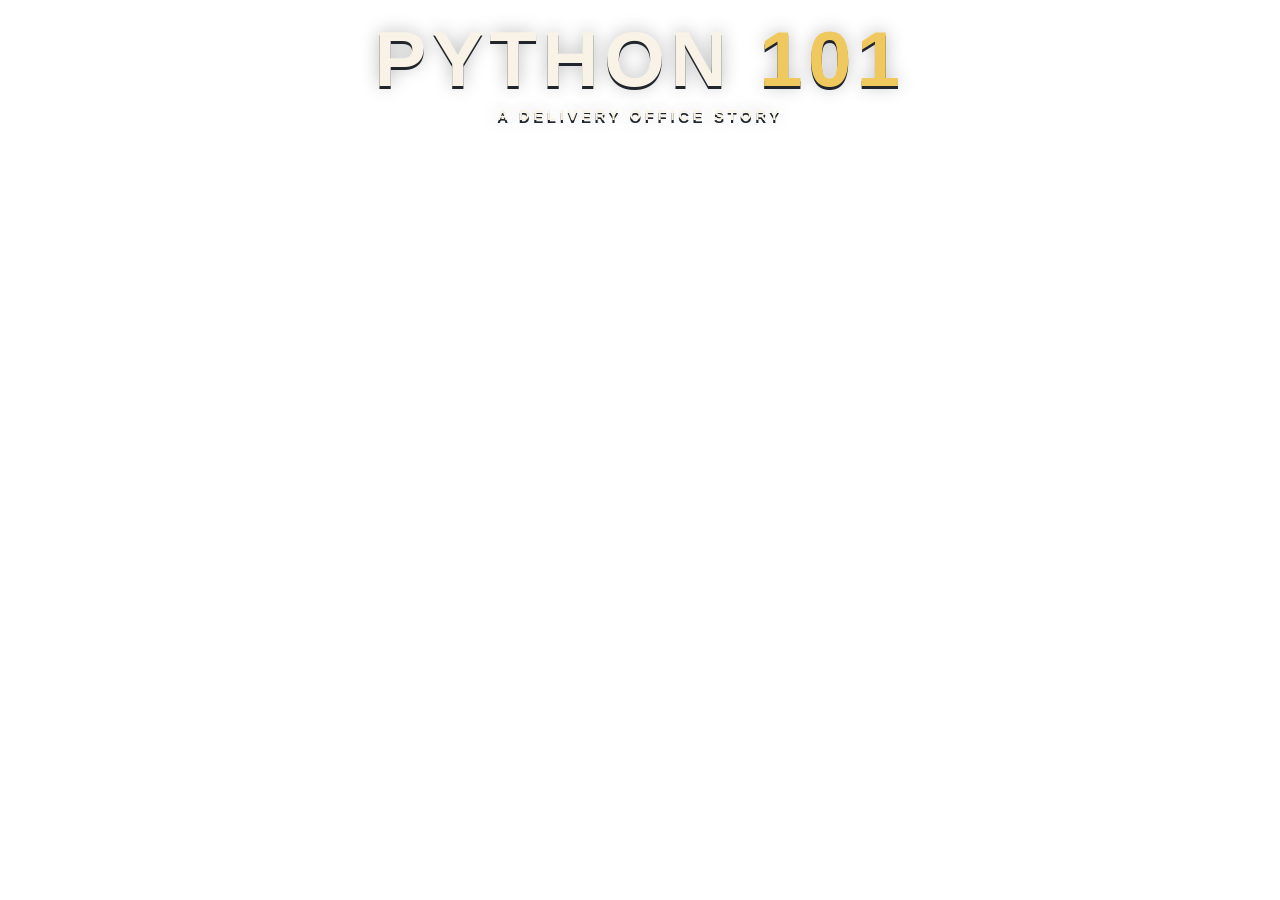
<file: index.html>
<!DOCTYPE html>
<html lang="en">
    <head>
      <meta charset="utf-8" />
      <meta name="viewport" content="width=device-width, initial-scale=1.0, maximum-scale=1.0, user-scalable=no, viewport-fit=cover" />
      <meta http-equiv="X-UA-Compatible" content="IE=edge,chrome=1" />
      <link rel="icon" type="image/png" sizes="32x32" href="assets/favicon32-BC0QIL61.png">
      <link rel="icon" type="image/png" sizes="16x16" href="assets/favicon16-B6JSd80n.png">
      <meta name="description" content="A story-driven Python 101 course on a small planet. Five quests. Thirteen shifts.">
      <title>Messenger Lab: Python 101</title>

      <meta name="twitter:card" content="summary_large_image">
      <meta name="twitter:title" content="Messenger Lab: Python 101">
      <meta name="twitter:description" content="A story-driven Python 101 course on a small planet. Five quests. Thirteen shifts.">
      <meta name="twitter:image" content="assets/images/social.jpg">

      <meta property="og:title" content="Messenger Lab: Python 101">
      <meta property="og:description" content="A story-driven Python 101 course on a small planet. Five quests. Thirteen shifts.">
      <meta property="og:type" content="website">
      <meta property="og:locale" content="en_US">
      <meta property="og:image" content="assets/images/social.jpg">

      <link rel="stylesheet" href="src/quiz-battle.css?v=7">
      <link rel="stylesheet" href="src/python-center.css?v=9">
      <link rel="stylesheet" href="src/title-brand.css">
      <script src="src/event-bus.js"></script>
      <script src="src/python-center.js?v=9"></script>
      <script src="src/title-brand.js"></script>
      <script src="content/quiz-bank.js"></script>
      <script src="src/quiz-battle.js?v=7"></script>
      <script src="src/office-blockout.js?v=9"></script>
      <script type="module" crossorigin src="assets/webgl-CS4l6lxD.js?v=5"></script>
      <link rel="modulepreload" crossorigin href="assets/App3D-DwM1eiaC.js?v=5">
      <link rel="stylesheet" crossorigin href="assets/style-BgpnrCnL.css">
    </head>
    <body>
      <div id="python101-title">
        <h1 class="p101-title-main">PYTHON <span>101</span></h1>
        <p class="p101-title-sub">A DELIVERY OFFICE STORY</p>
      </div>
    </body>
</html>
</file>
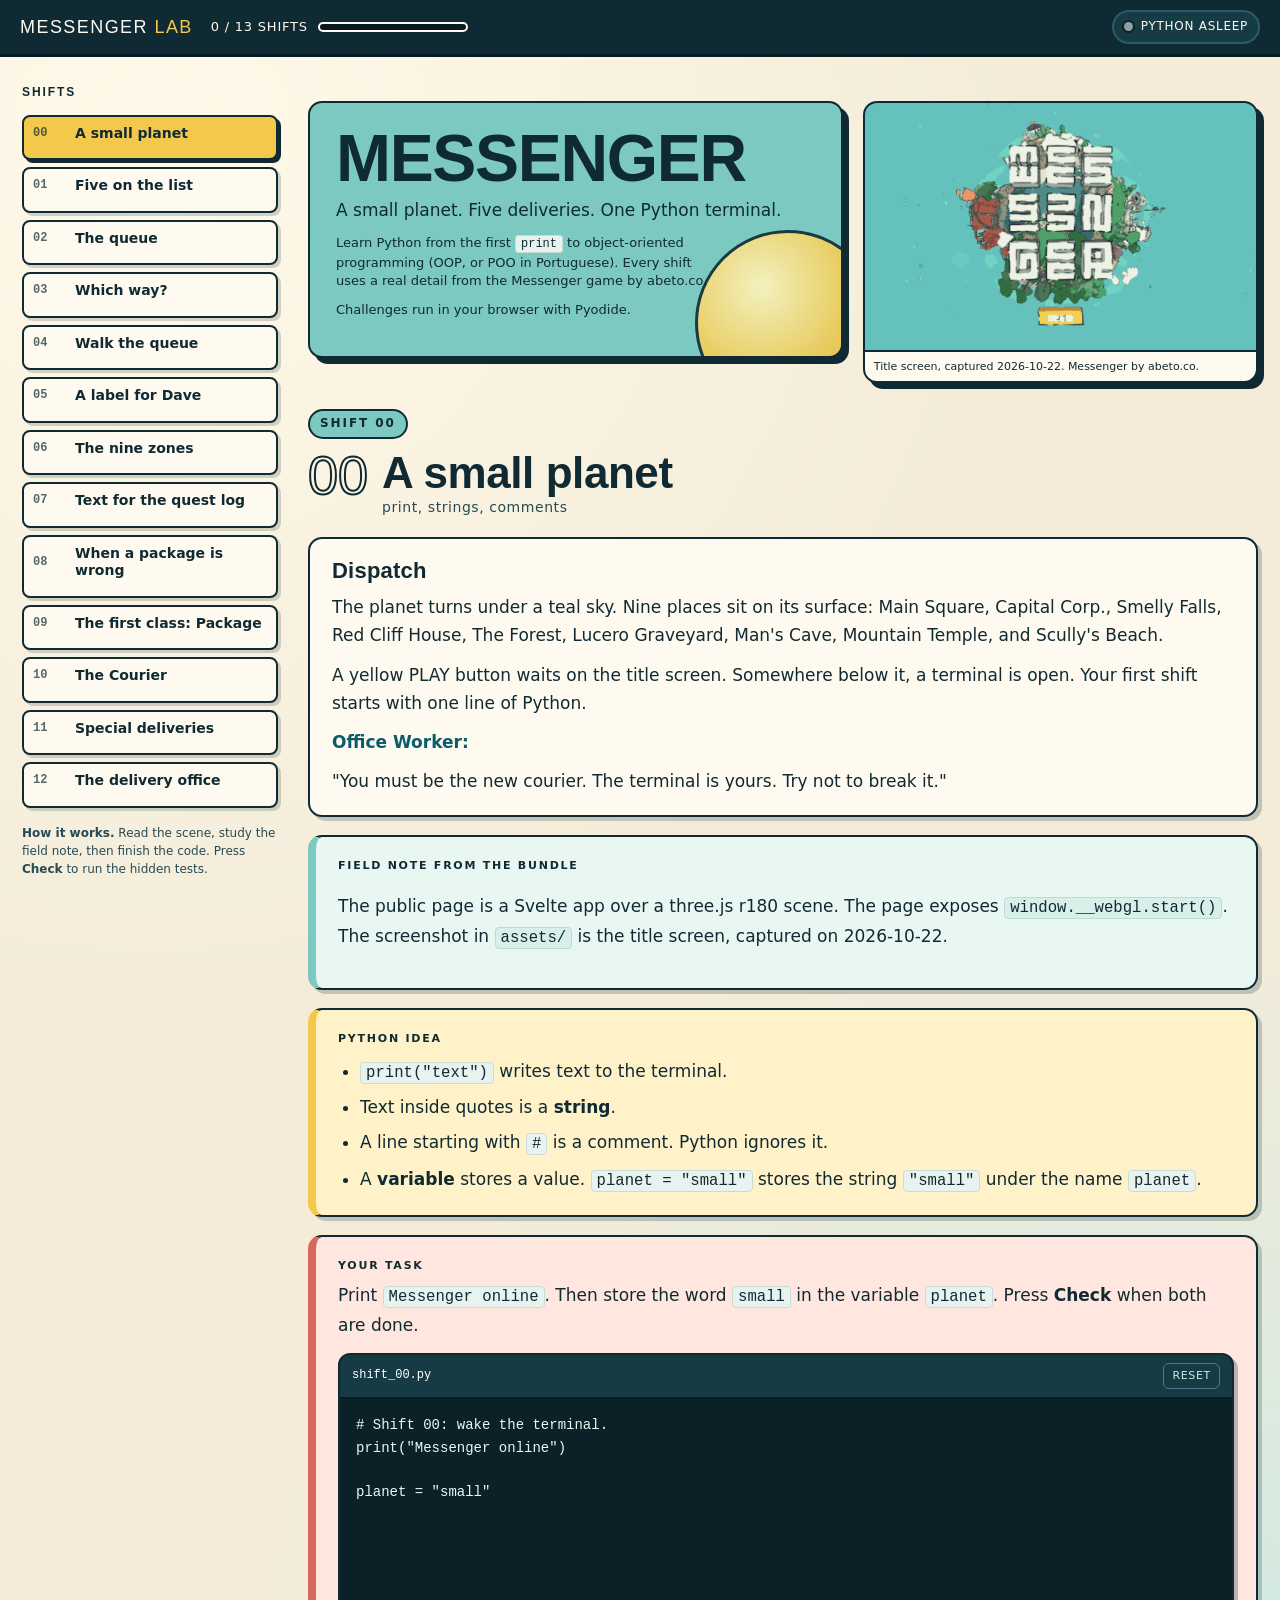
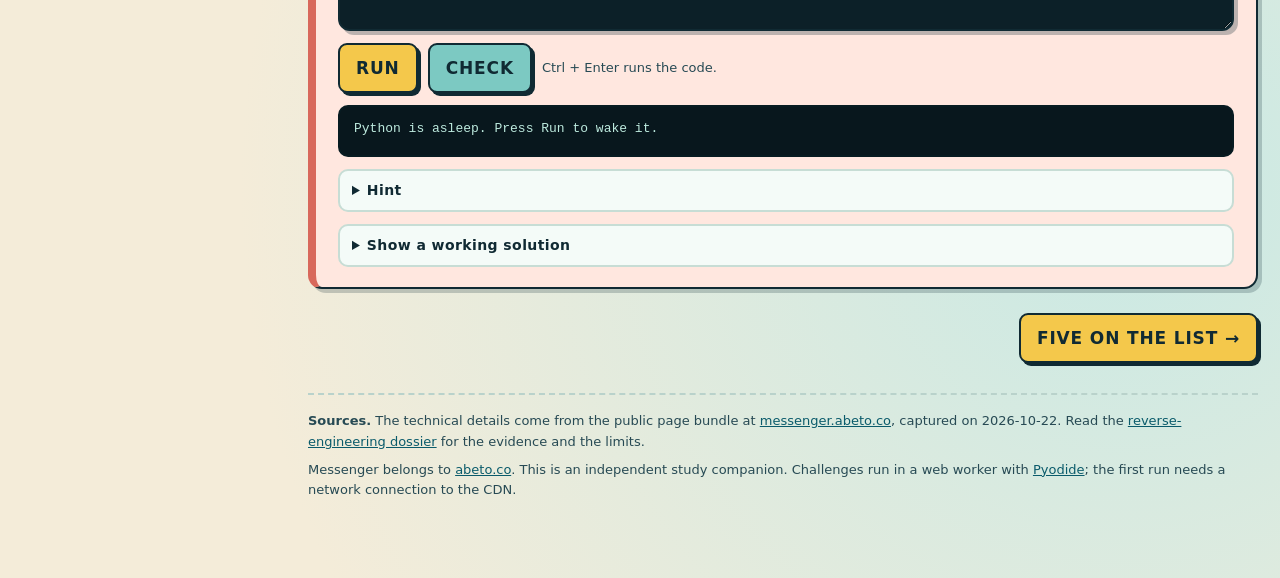
<file: course/index.html>
<!doctype html>
<html lang="en">
<head>
<meta charset="utf-8">
<meta name="viewport" content="width=device-width, initial-scale=1">
<link rel="icon" href="data:image/svg+xml,%3Csvg xmlns='http://www.w3.org/2000/svg' viewBox='0 0 64 64'%3E%3Ccircle cx='32' cy='32' r='30' fill='%237cc9c2' stroke='%23102a33' stroke-width='4'/%3E%3Ccircle cx='24' cy='26' r='6' fill='%23f4c84b'/%3E%3Ccircle cx='42' cy='40' r='4' fill='%23f4c84b'/%3E%3C/svg%3E">
<title>Messenger Lab: Python 101 to OOP</title>
<meta name="description" content="A story-driven Python course from first print to object-oriented programming, grounded in the Messenger game by abeto.co. Challenges run in the browser with Pyodide.">
<style>
  :root{
    --ink:#102a33;
    --ink-soft:#274a54;
    --paper:#f4ecd9;
    --paper-2:#fffaf0;
    --sky:#7cc9c2;
    --sky-2:#bfe7e1;
    --yellow:#f4c84b;
    --red:#d8685b;
    --green:#78a97a;
    --blue:#65b9df;
    --orange:#e58b5a;
    --line:2px solid var(--ink);
    --shadow:6px 6px 0 var(--ink);
    --radius:14px;
    --mono:"SFMono-Regular",Consolas,"Liberation Mono",Menlo,monospace;
    --display:"Arial Black","Archivo Black",Impact,sans-serif;
  }
  *{box-sizing:border-box}
  html{scroll-behavior:smooth}
  body{
    margin:0;
    color:var(--ink);
    font-family:"Trebuchet MS","Segoe UI",system-ui,sans-serif;
    font-size:17px;
    line-height:1.65;
    background:
      radial-gradient(circle at 12% 6%, #fff9e9 0, rgba(255,249,233,0) 38%),
      radial-gradient(circle at 88% 82%, #c9e9e4 0, rgba(201,233,228,0) 42%),
      var(--paper);
  }
  a{color:#0a5b6b}
  a:hover{color:#083f4a}
  .skip-link{position:fixed;left:-999px;top:0;z-index:40;background:var(--paper);color:var(--ink);padding:.6rem .9rem;border-radius:0 0 .5rem 0;box-shadow:0 2px 8px rgba(16,42,51,.2)}
  .skip-link:focus{left:0;outline:3px solid var(--coral);outline-offset:2px}
  main:focus-visible{outline:2px solid var(--coral);outline-offset:4px}
  main{scroll-margin-top:76px}
  code{font-family:var(--mono);font-size:.92em;background:#e8f2ee;border:1px solid #c7ddd5;border-radius:4px;padding:1px 5px}
  pre code{background:none;border:0;padding:0;font-size:inherit}
  .topbar{
    position:sticky;top:0;z-index:30;
    display:flex;align-items:center;gap:18px;flex-wrap:wrap;
    padding:10px 20px;
    background:var(--ink);color:var(--paper-2);
    border-bottom:3px solid #071b21;
  }
  .brand{font-family:var(--display);font-size:18px;letter-spacing:.08em;line-height:1}
  .brand span{color:var(--yellow)}
  .top-progress{display:flex;align-items:center;gap:10px;font-size:13px;letter-spacing:.06em;text-transform:uppercase}
  .bar{width:150px;height:10px;border:2px solid var(--paper-2);border-radius:99px;overflow:hidden;background:#071b21}
  .bar > i{display:block;height:100%;width:0;background:var(--yellow);transition:width .25s ease}
  .spacer{flex:1}
  .status{
    display:inline-flex;align-items:center;gap:8px;
    font-size:12px;letter-spacing:.06em;text-transform:uppercase;
    background:#173b45;border:2px solid #2c5a66;border-radius:99px;padding:5px 10px;
  }
  .dot{width:9px;height:9px;border-radius:50%;background:#8ba1a6;box-shadow:0 0 0 2px #0b2229}
  .status[data-kind="ready"] .dot{background:#8fe0a8}
  .status[data-kind="busy"] .dot{background:var(--yellow);animation:pulse 1s infinite}
  .status[data-kind="bad"] .dot{background:var(--red)}
  @keyframes pulse{50%{opacity:.35}}
  .shell{
    display:grid;grid-template-columns:260px minmax(0,1fr);gap:26px;
    width:min(1280px,100%);margin:0 auto;padding:26px 22px 70px;
  }
  .rail{position:sticky;top:78px;align-self:start;min-width:0;max-height:calc(100vh - 100px);overflow:auto;padding-right:4px}
  .rail h2{font-family:var(--display);font-size:12px;letter-spacing:.16em;margin:0 0 12px;text-transform:uppercase}
  .rail-list{display:flex;flex-direction:column;gap:7px;margin:0;padding:0;list-style:none}
  .rail button{
    width:100%;display:grid;grid-template-columns:34px 1fr;gap:8px;align-items:center;
    text-align:left;font:inherit;font-size:14px;line-height:1.25;color:var(--ink);
    background:var(--paper-2);border:var(--line);border-radius:8px;padding:8px 9px;cursor:pointer;
    box-shadow:3px 3px 0 rgba(16,42,51,.18);
  }
  .rail button:hover{background:#fff;transform:translate(-1px,-1px);box-shadow:4px 4px 0 rgba(16,42,51,.22)}
  .rail button[aria-current="step"]{background:var(--yellow);box-shadow:3px 3px 0 var(--ink)}
  .rail button:disabled{opacity:.5;cursor:not-allowed;transform:none;box-shadow:3px 3px 0 rgba(16,42,51,.18)}
  .rail button .n{font-family:var(--mono);font-size:12px;font-weight:700;opacity:.7}
  .rail button .t{font-weight:700}
  .rail button .ok{grid-column:2;font-size:11px;letter-spacing:.08em;text-transform:uppercase;color:#246b3c}
  .rail-foot{margin-top:16px;font-size:12px;line-height:1.5;color:var(--ink-soft)}
  main{min-width:0}
  .chapter-head{margin:0 0 18px}
  .kicker{display:inline-block;font-size:12px;letter-spacing:.16em;text-transform:uppercase;font-weight:700;background:var(--sky);border:2px solid var(--ink);border-radius:99px;padding:3px 10px}
  .chapter-title{display:flex;gap:14px;align-items:flex-start;margin:12px 0 6px}
  .chapter-num{font-family:var(--display);font-size:54px;line-height:.9;color:transparent;-webkit-text-stroke:2px var(--ink);flex:0 0 auto}
  .chapter-title h1{font-family:var(--display);font-size:clamp(28px,4vw,44px);line-height:1.02;margin:0;letter-spacing:-.01em}
  .chapter-tag{margin:0;font-size:14px;letter-spacing:.04em;color:var(--ink-soft)}
  .hero{
    display:grid;grid-template-columns:minmax(0,1.15fr) minmax(260px,.85fr);gap:20px;align-items:start;
    margin:18px 0 24px;
  }
  .hero-copy{
    background:var(--sky);border:var(--line);border-radius:var(--radius);box-shadow:var(--shadow);
    padding:26px;position:relative;overflow:hidden;
  }
  .hero-copy:after{
    content:"";position:absolute;right:-40px;bottom:-60px;width:180px;height:180px;border-radius:50%;
    background:radial-gradient(circle at 35% 30%,#fff6bf,var(--yellow) 55%,#d9a52b 100%);
    border:3px solid var(--ink);opacity:.9;
  }
  .hero-copy h2{font-family:var(--display);font-size:clamp(38px,6vw,66px);line-height:.9;margin:0 0 8px;letter-spacing:-.02em}
  .hero-copy p{max-width:46ch;margin:0 0 10px;position:relative;z-index:1;font-size:17px}
  .hero-copy .small{font-size:13px;line-height:1.45}
  .hero-shot{margin:0;display:flex;flex-direction:column;min-width:0;border:var(--line);border-radius:var(--radius);overflow:hidden;box-shadow:var(--shadow);background:#0b2229}
  .hero-shot img{display:block;width:100%;height:auto;aspect-ratio:780/493;object-fit:cover;image-rendering:auto}
  .hero-shot figcaption{font-size:11px;line-height:1.4;padding:7px 9px;background:var(--paper-2);border-top:2px solid var(--ink)}
  .panel{
    background:var(--paper-2);border:var(--line);border-radius:var(--radius);
    box-shadow:4px 4px 0 rgba(16,42,51,.22);padding:20px 22px;margin:0 0 18px;
  }
  .panel h2,.panel h3{font-family:var(--display);letter-spacing:.01em;line-height:1.1;margin:0 0 10px}
  .panel h2{font-size:22px}
  .panel h3{font-size:17px}
  .scene p{margin:0 0 11px}
  .scene p:last-child{margin-bottom:0}
  .scene .who{font-weight:700;color:#0a5b6b}
  .field{border-left:8px solid var(--sky);background:#e9f7f3}
  .field .label,.concept .label,.task .label{display:block;font-size:11px;letter-spacing:.16em;text-transform:uppercase;font-weight:700;margin-bottom:6px}
  .field code{background:#d8efea;border-color:#b9dcd4}
  .concept{background:#fff2c9;border-left:8px solid var(--yellow)}
  .concept ul{margin:8px 0 0;padding-left:22px}
  .concept li{margin:0 0 7px}
  .concept li:last-child{margin-bottom:0}
  .task{background:#ffe7df;border-left:8px solid var(--red)}
  .task p{margin:0 0 8px}
  .editor-wrap{border:var(--line);border-radius:12px;overflow:hidden;background:#0c2028;box-shadow:4px 4px 0 rgba(16,42,51,.28);margin:14px 0 0}
  .editor-bar{display:flex;align-items:center;gap:10px;padding:8px 12px;background:#173b45;color:#cfe9e3;border-bottom:2px solid #071b21;font-size:12px;letter-spacing:.08em;text-transform:uppercase}
  .editor-bar .file{font-family:var(--mono);letter-spacing:0;text-transform:none;color:#fff}
  .editor-bar .spacer{flex:1}
  .mini{font:inherit;font-size:11px;letter-spacing:.06em;text-transform:uppercase;background:transparent;color:#cfe9e3;border:1px solid #4f7a86;border-radius:6px;padding:3px 8px;cursor:pointer}
  .mini:hover{background:#24525f;color:#fff}
  textarea.editor{
    display:block;width:100%;min-height:230px;resize:vertical;
    border:0;outline:0;background:#0c2028;color:#e9f8f4;
    font-family:var(--mono);font-size:14px;line-height:1.6;tab-size:4;
    padding:15px 16px;caret-color:var(--yellow);
  }
  textarea.editor:focus{box-shadow:inset 0 0 0 3px var(--yellow)}
  .actions{display:flex;align-items:center;gap:10px;flex-wrap:wrap;margin:12px 0 0}
  .btn{
    appearance:none;font:inherit;font-weight:700;letter-spacing:.05em;text-transform:uppercase;
    border:var(--line);border-radius:9px;padding:9px 16px;cursor:pointer;
    background:var(--paper-2);color:var(--ink);box-shadow:3px 3px 0 var(--ink);
  }
  .btn:hover{transform:translate(-1px,-1px);box-shadow:4px 4px 0 var(--ink)}
  .btn:active{transform:translate(2px,2px);box-shadow:1px 1px 0 var(--ink)}
  .btn:disabled{opacity:.45;cursor:not-allowed;transform:none;box-shadow:3px 3px 0 var(--ink)}
  .btn-primary{background:var(--yellow)}
  .btn-check{background:var(--sky)}
  .run-note{font-size:13px;color:var(--ink-soft)}
  .output{
    margin:12px 0 0;min-height:52px;max-height:360px;overflow:auto;
    background:#08171d;color:#bdeade;border:2px solid #071b21;border-radius:10px;
    padding:12px 14px;font-family:var(--mono);font-size:13px;line-height:1.5;white-space:pre-wrap;word-break:break-word;
  }
  .output.err{color:#ffb4a8}
  .output .ok{color:#9df0b4}
  details{margin:12px 0 0;border:2px solid #c7ddd5;border-radius:10px;background:#f4fbf8;padding:8px 12px}
  details summary{cursor:pointer;font-weight:700;font-size:14px;letter-spacing:.03em}
  details[open] summary{margin-bottom:8px}
  .solution-pre{
    background:#0c2028;color:#e9f8f4;border-radius:8px;padding:12px 14px;overflow:auto;
    font-family:var(--mono);font-size:13px;line-height:1.55;white-space:pre;
  }
  .chapter-nav{display:flex;justify-content:space-between;gap:12px;margin:24px 0 0}
  .cast{display:grid;grid-template-columns:repeat(auto-fit,minmax(210px,1fr));gap:10px;margin:12px 0 0}
  .cast div{border:2px solid #c7ddd5;border-radius:8px;padding:8px 10px;background:#f7fcfa;font-size:14px}
  .cast b{display:block;font-size:13px;letter-spacing:.02em}
  .cast span{color:var(--ink-soft)}
  .footer{font-size:13px;line-height:1.55;color:var(--ink-soft);border-top:2px dashed #b9d2cb;margin-top:30px;padding-top:16px}
  .footer p{margin:0 0 8px}
  .sr-only{position:absolute;width:1px;height:1px;padding:0;margin:-1px;overflow:hidden;clip:rect(0,0,0,0);white-space:nowrap;border:0}
  @media (max-width:900px){
    .shell{grid-template-columns:minmax(0,1fr);padding:18px 14px 60px}
    .rail{position:static;max-height:none;overflow:visible;width:100%}
    .rail-list{flex-direction:row;max-width:100%;overflow:auto;padding-bottom:6px}
    .rail button{min-width:190px}
    .rail-foot{display:none}
    .hero{grid-template-columns:minmax(0,1fr)}
    .chapter-num{font-size:42px}
  }
  @media (max-width:600px){
    .topbar{gap:10px;padding:8px 14px}
    main{scroll-margin-top:110px}
    .brand{font-size:16px}
    .top-progress{order:3;width:100%;justify-content:space-between}
    .bar{flex:1;width:auto;max-width:220px}
    .status{order:2;font-size:11px}
    .spacer{display:none}
    .hero-copy:after{width:110px;height:110px;right:-28px;bottom:-42px;opacity:.55}
  }
  @media (prefers-reduced-motion:reduce){
    html{scroll-behavior:auto}
    *{animation:none!important;transition:none!important}
  }
  @media print{
    .topbar,.rail,.actions,.editor-wrap,.chapter-nav{display:none}
    body{background:#fff}
    .panel,.hero-copy,.hero-shot{box-shadow:none}
    .shell{display:block;padding:0}
  }
</style>
</head>
<body>
<a class="skip-link" href="#main">Skip to the shift</a>
<header class="topbar">
  <div class="brand">MESSENGER <span>LAB</span></div>
  <div class="top-progress" aria-label="Course progress">
    <span id="progress-text">0 / 13 shifts</span>
    <span class="bar" aria-hidden="true"><i id="progress-bar"></i></span>
  </div>
  <span class="spacer"></span>
  <span class="status" id="py-status" data-kind="idle" role="status" aria-live="polite">
    <span class="dot" aria-hidden="true"></span>
    <span id="py-status-text">Python asleep</span>
  </span>
</header>

<div class="shell">
  <aside class="rail" aria-label="Course shifts">
    <h2>Shifts</h2>
    <ol class="rail-list" id="rail-list"></ol>
    <div class="rail-foot">
      <p><strong>How it works.</strong> Read the scene, study the field note, then finish the code. Press <strong>Check</strong> to run the hidden tests.</p>
      <p>Progress and drafts stay in this browser.</p>
    </div>
  </aside>

  <main id="main" tabindex="-1">
    <div id="chapter-host"></div>
  </main>
</div>

<script type="text/plain" id="py-worker">
let pyodide = null;
let currentId = 0;
let currentOut = "";

function post(msg){
  self.postMessage(msg);
}

async function boot(){
  importScripts("https://cdn.jsdelivr.net/pyodide/v0.29.0/full/pyodide.js");
  const indexURL = "https://cdn.jsdelivr.net/pyodide/v0.29.0/full/";
  pyodide = await loadPyodide({ indexURL: indexURL });
  pyodide.setStdout({ batched: function(text){
    if (!text) return;
    const chunk = text.endsWith("\n") ? text : text + "\n";
    currentOut += chunk;
    post({ type: "out", id: currentId, text: chunk });
  }});
  pyodide.setStderr({ batched: function(text){
    if (!text) return;
    post({ type: "out", id: currentId, text: text.endsWith("\n") ? text : text + "\n" });
  }});
  post({ type: "ready", version: pyodide.version || "Pyodide" });
}

const ready = boot().catch(function(err){
  post({ type: "boot-error", message: String(err && err.message ? err.message : err) });
});

self.onmessage = async function(event){
  const data = event.data;
  if (!data || data.type !== "run") return;
  try {
    await ready;
  } catch (err) {
    post({ type: "error", id: data.id, message: "Python failed to load." });
    return;
  }
  if (!pyodide) {
    post({ type: "error", id: data.id, message: "Python is not ready." });
    return;
  }
  currentId = data.id;
  currentOut = "";
  let ns = null;
  try {
    ns = pyodide.runPython("{}");
    await pyodide.runPythonAsync(data.code, { globals: ns });
    if (data.tests) {
      ns.set("__stdout__", currentOut);
      await pyodide.runPythonAsync(data.tests, { globals: ns });
    }
    post({ type: "done", id: data.id, hasTests: !!data.tests });
  } catch (err) {
    post({ type: "error", id: data.id, message: String(err && err.message ? err.message : err) });
  } finally {
    if (ns) {
      try { ns.destroy(); } catch (_) {}
    }
  }
};
</script>

<script type="text/plain" id="starter-00">
# Shift 00: wake the terminal.
print("Messenger online")

planet = "small"
</script>
<script type="text/plain" id="tests-00">
assert "Messenger online" in __stdout__
assert planet == "small"
</script>
<script type="text/plain" id="solution-00">
print("Messenger online")
planet = "small"
</script>

<script type="text/plain" id="starter-01">
# Fill in the four values.
courier_name = "You"
deliveries = 0
total_steps = 0
rush_order = False

print(courier_name, deliveries, total_steps, rush_order)
</script>
<script type="text/plain" id="tests-01">
assert courier_name == "You"
assert deliveries == 5
assert isinstance(deliveries, int)
assert total_steps == 13
assert isinstance(total_steps, int)
assert rush_order is True
</script>
<script type="text/plain" id="solution-01">
courier_name = "You"
deliveries = 5
total_steps = 13
rush_order = True

print(courier_name, deliveries, total_steps, rush_order)
</script>

<script type="text/plain" id="starter-02">
queue = [
    "employee",
    "caveman",
    "scientists",
    "temple",
    "musician",
]

# Read the queue.
first = queue[0]
last = queue[-1]
count = len(queue)
has_temple = "temple" in queue

# Add a bonus job, then remove it again.
queue.append("bonus")
queue.pop()

print(first, last, count, has_temple)
</script>
<script type="text/plain" id="tests-02">
assert queue == ["employee", "caveman", "scientists", "temple", "musician"]
assert first == "employee"
assert last == "musician"
assert count == 5
assert has_temple is True
</script>
<script type="text/plain" id="solution-02">
queue = ["employee", "caveman", "scientists", "temple", "musician"]
first = queue[0]
last = queue[-1]
count = len(queue)
has_temple = "temple" in queue
queue.append("bonus")
queue.pop()
</script>

<script type="text/plain" id="starter-03">
def route(zone, fragile):
    # Priority zones first, then fragile packages, then standard.
    if zone == "Mountain Temple" or zone == "Red Cliff House":
        return "priority"
    if fragile:
        return "crate"
    return "standard"

print(route("Mountain Temple", False))
print(route("Scully's Beach", True))
print(route("Main Square", False))
</script>
<script type="text/plain" id="tests-03">
assert route("Mountain Temple", False) == "priority"
assert route("Red Cliff House", True) == "priority"
assert route("Scully's Beach", True) == "crate"
assert route("Main Square", False) == "standard"
</script>
<script type="text/plain" id="solution-03">
def route(zone, fragile):
    if zone == "Mountain Temple" or zone == "Red Cliff House":
        return "priority"
    if fragile:
        return "crate"
    return "standard"
</script>

<script type="text/plain" id="starter-04">
steps = [3, 3, 3, 2, 2]

total = 0
for n in steps:
    total += n

labels = []
for i, n in enumerate(steps, start=1):
    labels.append(f"Quest {i}: {n} steps")

print(total)
for label in labels:
    print(label)
</script>
<script type="text/plain" id="tests-04">
assert total == 13
assert labels == [
    "Quest 1: 3 steps",
    "Quest 2: 3 steps",
    "Quest 3: 3 steps",
    "Quest 4: 2 steps",
    "Quest 5: 2 steps",
]
</script>
<script type="text/plain" id="solution-04">
steps = [3, 3, 3, 2, 2]
total = 0
for n in steps:
    total += n
labels = []
for i, n in enumerate(steps, start=1):
    labels.append(f"Quest {i}: {n} steps")
</script>

<script type="text/plain" id="starter-05">
def make_label(npc, zone):
    # Return TO: NAME / ZONE, in capitals.
    pass

print(make_label("Dave the Musician", "Smelly Falls"))
</script>
<script type="text/plain" id="tests-05">
assert make_label("Dave the Musician", "Smelly Falls") == "TO: DAVE THE MUSICIAN / SMELLY FALLS"
assert make_label("Old Woman", "Mountain Temple") == "TO: OLD WOMAN / MOUNTAIN TEMPLE"
assert make_label("Doctor Frebi", "Capital Corp.") == "TO: DOCTOR FREBI / CAPITAL CORP."
</script>
<script type="text/plain" id="solution-05">
def make_label(npc, zone):
    return f"TO: {npc.upper()} / {zone.upper()}"
</script>

<script type="text/plain" id="starter-06">
zones = {
    "square":   ("Main Square",       (25.1548, 11.1266, 2.25704),   8.75),
    "factory":  ("Capital Corp.",     (-7.82486, 4.19171, -29.304),  18.45),
    "falls":    ("Smelly Falls",      (8.09011, -13.7658, -12.4145), 10.0),
    "redhouse": ("Red Cliff House",   (-14.4395, -6.11889, 27.0498), 9.0),
    "forest":   ("The Forest",        (-8.84153, -19.1808, 2.54687), 13.0),
    "graveyard":("Lucero Graveyard",  (27.7006, -14.1946, 13.4392),  8.0),
    "cave":     ("Man's Cave",        (-21.7063, -6.80204, 6.28998), 5.0),
    "temple":   ("Mountain Temple",   (-10.1549, 34.7748, -3.82302), 8.0),
    "beach":    ("Scully's Beach",    (-13.1445, 15.572, -1.75282),  8.0),
}

temple_name = zones["temple"][0]
temple_coords = zones["temple"][1]
zone_count = len(zones)

big_zones = []
for key in zones:
    if zones[key][2] >= 9:
        big_zones.append(key)

print(temple_name, temple_coords, zone_count, big_zones)
</script>
<script type="text/plain" id="tests-06">
assert temple_name == "Mountain Temple"
assert temple_coords == (-10.1549, 34.7748, -3.82302)
assert zone_count == 9
assert sorted(big_zones) == ["factory", "falls", "forest", "redhouse"]
</script>
<script type="text/plain" id="solution-06">
zones = {
    "square":   ("Main Square",       (25.1548, 11.1266, 2.25704),   8.75),
    "factory":  ("Capital Corp.",     (-7.82486, 4.19171, -29.304),  18.45),
    "falls":    ("Smelly Falls",      (8.09011, -13.7658, -12.4145), 10.0),
    "redhouse": ("Red Cliff House",   (-14.4395, -6.11889, 27.0498), 9.0),
    "forest":   ("The Forest",        (-8.84153, -19.1808, 2.54687), 13.0),
    "graveyard":("Lucero Graveyard",  (27.7006, -14.1946, 13.4392),  8.0),
    "cave":     ("Man's Cave",        (-21.7063, -6.80204, 6.28998), 5.0),
    "temple":   ("Mountain Temple",   (-10.1549, 34.7748, -3.82302), 8.0),
    "beach":    ("Scully's Beach",    (-13.1445, 15.572, -1.75282),  8.0),
}
temple_name = zones["temple"][0]
temple_coords = zones["temple"][1]
zone_count = len(zones)
big_zones = []
for key in zones:
    if zones[key][2] >= 9:
        big_zones.append(key)
</script>

<script type="text/plain" id="starter-07">
def quest_text(item, npc, zone):
    # TAKE THE ITEM TO NPC AT ZONE, in capitals.
    pass

def slug(zone):
    # "Scully's Beach" becomes "scullys-beach".
    pass

print(quest_text("mystery letter", "Dave", "Smelly Falls"))
print(slug("Scully's Beach"))
</script>
<script type="text/plain" id="tests-07">
assert quest_text("mystery letter", "Dave", "Smelly Falls") == "TAKE THE MYSTERY LETTER TO DAVE AT SMELLY FALLS"
assert quest_text("offering", "Mountain Guy", "Mountain Temple") == "TAKE THE OFFERING TO MOUNTAIN GUY AT MOUNTAIN TEMPLE"
assert slug("Scully's Beach") == "scullys-beach"
assert slug("Mountain Temple") == "mountain-temple"
</script>
<script type="text/plain" id="solution-07">
def quest_text(item, npc, zone):
    return f"TAKE THE {item.upper()} TO {npc.upper()} AT {zone.upper()}"

def slug(zone):
    return zone.lower().replace(" ", "-").replace("'", "")
</script>

<script type="text/plain" id="starter-08">
def check_package(package):
    # A package needs a recipient and an item.
    # Raise ValueError with "missing recipient" or "missing item".
    if "to" not in package or not package["to"]:
        raise ValueError("missing recipient")
    if "item" not in package or not package["item"]:
        raise ValueError("missing item")
    return "ok"

print(check_package({"item": "letter", "to": "Dave"}))
</script>
<script type="text/plain" id="tests-08">
assert check_package({"item": "letter", "to": "Dave"}) == "ok"
try:
    check_package({"item": "letter"})
except ValueError as err:
    assert str(err) == "missing recipient"
else:
    raise AssertionError("expected ValueError for a missing recipient")
try:
    check_package({"item": "", "to": "Dave"})
except ValueError as err:
    assert str(err) == "missing item"
else:
    raise AssertionError("expected ValueError for a missing item")
assert check_package({"item": "offering", "to": "Mountain Guy", "zone": "Mountain Temple"}) == "ok"
</script>
<script type="text/plain" id="solution-08">
def check_package(package):
    if "to" not in package or not package["to"]:
        raise ValueError("missing recipient")
    if "item" not in package or not package["item"]:
        raise ValueError("missing item")
    return "ok"
</script>

<script type="text/plain" id="starter-09">
class Package:
    def __init__(self, item, recipient, zone):
        # Store the three values on self.
        pass

    def label(self):
        # TO: RECIPIENT / ZONE, in capitals.
        pass

print(Package("mystery letter", "Dave", "Smelly Falls").label())
</script>
<script type="text/plain" id="tests-09">
p = Package("mystery letter", "Dave", "Smelly Falls")
assert p.item == "mystery letter"
assert p.recipient == "Dave"
assert p.zone == "Smelly Falls"
assert p.label() == "TO: DAVE / SMELLY FALLS"
q = Package("offering", "Mountain Guy", "Mountain Temple")
assert q.label() == "TO: MOUNTAIN GUY / MOUNTAIN TEMPLE"
assert p is not q
</script>
<script type="text/plain" id="solution-09">
class Package:
    def __init__(self, item, recipient, zone):
        self.item = item
        self.recipient = recipient
        self.zone = zone

    def label(self):
        return f"TO: {self.recipient.upper()} / {self.zone.upper()}"
</script>

<script type="text/plain" id="starter-10">
# Package from shift 09.
class Package:
    def __init__(self, item, recipient, zone):
        self.item = item
        self.recipient = recipient
        self.zone = zone

    def label(self):
        return f"TO: {self.recipient.upper()} / {self.zone.upper()}"

class Courier:
    def __init__(self, name):
        self.name = name
        self.carrying = None
        self.delivered = []

    def pick_up(self, package):
        # Refuse a second package with ValueError("hands full").
        pass

    def deliver(self):
        # Move the package to delivered and clear the hands.
        # Return True on success, False when empty.
        pass

c = Courier("You")
print(c.name, c.carrying, c.delivered)
</script>
<script type="text/plain" id="tests-10">
p1 = Package("letter", "Dave", "Smelly Falls")
p2 = Package("offering", "Mountain Guy", "Mountain Temple")
c = Courier("You")
assert c.name == "You"
assert c.carrying is None
assert c.delivered == []
assert c.pick_up(p1) is True
assert c.carrying is p1
try:
    c.pick_up(p2)
except ValueError as err:
    assert str(err) == "hands full"
else:
    raise AssertionError("expected ValueError when the hands are full")
assert c.deliver() is True
assert c.carrying is None
assert c.delivered == [p1]
assert c.deliver() is False
</script>
<script type="text/plain" id="solution-10">
class Package:
    def __init__(self, item, recipient, zone):
        self.item = item
        self.recipient = recipient
        self.zone = zone

    def label(self):
        return f"TO: {self.recipient.upper()} / {self.zone.upper()}"

class Courier:
    def __init__(self, name):
        self.name = name
        self.carrying = None
        self.delivered = []

    def pick_up(self, package):
        if self.carrying is not None:
            raise ValueError("hands full")
        self.carrying = package
        return True

    def deliver(self):
        if self.carrying is None:
            return False
        self.delivered.append(self.carrying)
        self.carrying = None
        return True
</script>

<script type="text/plain" id="starter-11">
# Package from shift 09.
class Package:
    def __init__(self, item, recipient, zone):
        self.item = item
        self.recipient = recipient
        self.zone = zone

    def label(self):
        return f"TO: {self.recipient.upper()} / {self.zone.upper()}"

class UrgentPackage(Package):
    def __init__(self, item, recipient, zone, hours):
        # Call the parent constructor, then store hours.
        pass

    def label(self):
        # Start with "URGENT / ".
        pass

class FragilePackage(Package):
    def label(self):
        # Add " / FRAGILE" to the normal label.
        pass

    def handle_with_care(self):
        return True

u = UrgentPackage("gravity data", "Doctor Frebi", "Capital Corp.", 2)
f = FragilePackage("offering", "Mountain Guy", "Mountain Temple")
print(u.label())
print(f.label())
</script>
<script type="text/plain" id="tests-11">
u = UrgentPackage("gravity data", "Doctor Frebi", "Capital Corp.", 2)
f = FragilePackage("offering", "Mountain Guy", "Mountain Temple")
assert isinstance(u, Package)
assert isinstance(f, Package)
assert u.hours == 2
assert u.item == "gravity data"
assert u.recipient == "Doctor Frebi"
assert u.label() == "URGENT / TO: DOCTOR FREBI / CAPITAL CORP."
assert f.label() == "TO: MOUNTAIN GUY / MOUNTAIN TEMPLE / FRAGILE"
assert f.handle_with_care() is True
assert Package("letter", "Dave", "Smelly Falls").label() == "TO: DAVE / SMELLY FALLS"
</script>
<script type="text/plain" id="solution-11">
class Package:
    def __init__(self, item, recipient, zone):
        self.item = item
        self.recipient = recipient
        self.zone = zone

    def label(self):
        return f"TO: {self.recipient.upper()} / {self.zone.upper()}"

class UrgentPackage(Package):
    def __init__(self, item, recipient, zone, hours):
        super().__init__(item, recipient, zone)
        self.hours = hours

    def label(self):
        return "URGENT / " + super().label()

class FragilePackage(Package):
    def label(self):
        return super().label() + " / FRAGILE"

    def handle_with_care(self):
        return True
</script>

<script type="text/plain" id="starter-12">
class Step:
    def __init__(self, npc, item):
        self.npc = npc
        self.item = item

class Quest:
    def __init__(self, name, steps):
        self.name = name
        self.steps = steps

    def summary(self):
        return f"{self.name} ({len(self.steps)} steps)"

class Office:
    def __init__(self):
        self.quests = []

    def add_quest(self, quest):
        # Append the quest to self.quests.
        pass

    def total_steps(self):
        # Add the number of steps in every quest.
        pass

    def report(self):
        # Return a dict: quest name -> number of steps.
        pass

office = Office()
office.add_quest(Quest("Falling off the corporate ladder", [
    Step("office worker", "letter"),
    Step("boss", "note"),
    Step("office worker", "note"),
]))
office.add_quest(Quest("A man who's hiding from something", [
    Step("cave man", "postcard"),
    Step("flower lady", "clean clothes"),
    Step("cave man", "clean clothes"),
]))
office.add_quest(Quest("Scientists and mixed-up deliveries", [
    Step("factory worker", "gravity data"),
    Step("Doctor Frieb", "gravity data"),
    Step("Doctor Frebi", "gravity data"),
]))
office.add_quest(Quest("An offering to the mountain temple", [
    Step("old woman", "offering"),
    Step("mountain guy", "offering"),
]))
office.add_quest(Quest("A note lost at sea", [
    Step("Captain Steve", "wet letter"),
    Step("Dave the Musician", "wet letter"),
]))

print(office.total_steps())
print(office.report())
</script>
<script type="text/plain" id="tests-12">
assert len(office.quests) == 5
assert office.total_steps() == 13
assert office.report() == {
    "Falling off the corporate ladder": 3,
    "A man who's hiding from something": 3,
    "Scientists and mixed-up deliveries": 3,
    "An offering to the mountain temple": 2,
    "A note lost at sea": 2,
}
assert office.quests[0].summary() == "Falling off the corporate ladder (3 steps)"
assert isinstance(office.quests[0], Quest)
assert isinstance(office.quests[0].steps[0], Step)
</script>
<script type="text/plain" id="solution-12">
class Step:
    def __init__(self, npc, item):
        self.npc = npc
        self.item = item

class Quest:
    def __init__(self, name, steps):
        self.name = name
        self.steps = steps

    def summary(self):
        return f"{self.name} ({len(self.steps)} steps)"

class Office:
    def __init__(self):
        self.quests = []

    def add_quest(self, quest):
        self.quests.append(quest)

    def total_steps(self):
        total = 0
        for quest in self.quests:
            total += len(quest.steps)
        return total

    def report(self):
        report = {}
        for quest in self.quests:
            report[quest.name] = len(quest.steps)
        return report

office = Office()
office.add_quest(Quest("Falling off the corporate ladder", [
    Step("office worker", "letter"),
    Step("boss", "note"),
    Step("office worker", "note"),
]))
office.add_quest(Quest("A man who's hiding from something", [
    Step("cave man", "postcard"),
    Step("flower lady", "clean clothes"),
    Step("cave man", "clean clothes"),
]))
office.add_quest(Quest("Scientists and mixed-up deliveries", [
    Step("factory worker", "gravity data"),
    Step("Doctor Frieb", "gravity data"),
    Step("Doctor Frebi", "gravity data"),
]))
office.add_quest(Quest("An offering to the mountain temple", [
    Step("old woman", "offering"),
    Step("mountain guy", "offering"),
]))
office.add_quest(Quest("A note lost at sea", [
    Step("Captain Steve", "wet letter"),
    Step("Dave the Musician", "wet letter"),
]))
</script>

<script>
const CHAPTERS = [
  {
    id: "planet",
    num: "00",
    title: "A small planet",
    tag: "print, strings, comments",
    scene: `
      <p>The planet turns under a teal sky. Nine places sit on its surface:
      Main Square, Capital Corp., Smelly Falls, Red Cliff House, The Forest,
      Lucero Graveyard, Man's Cave, Mountain Temple, and Scully's Beach.</p>
      <p>A yellow PLAY button waits on the title screen. Somewhere below it,
      a terminal is open. Your first shift starts with one line of Python.</p>
      <p class="who">Office Worker:</p>
      <p>"You must be the new courier. The terminal is yours. Try not to break it."</p>
    `,
    note: `<p>The public page is a Svelte app over a three.js r180 scene.
    The page exposes <code>window.__webgl.start()</code>. The screenshot in
    <code>assets/</code> is the title screen, captured on 2026-10-22.</p>`,
    concept: [
      `<code>print("text")</code> writes text to the terminal.`,
      `Text inside quotes is a <strong>string</strong>.`,
      `A line starting with <code>#</code> is a comment. Python ignores it.`,
      `A <strong>variable</strong> stores a value. <code>planet = "small"</code> stores the string <code>"small"</code> under the name <code>planet</code>.`
    ],
    task: `<p>Print <code>Messenger online</code>. Then store the word <code>small</code> in the variable <code>planet</code>. Press <strong>Check</strong> when both are done.</p>`,
    hint: `Quotes mark the text. <code>print</code> takes the text inside the parentheses. A variable assignment uses one equals sign.`,
    hero: true
  },
  {
    id: "list",
    num: "01",
    title: "Five on the list",
    tag: "variables and types",
    scene: `
      <p>The office worker holds a clipboard. "Five deliveries," she says.
      "Thirteen steps. Try not to lose the letters."</p>
      <p>Each value on the clipboard has a type. A count is an integer. A note
      is a string. A switch is a boolean: <code>True</code> or <code>False</code>.</p>
      <p class="who">Office Worker:</p>
      <p>"Start with the count. Then we can talk about the route."</p>
    `,
    note: `<p>The bundle's quest data holds five chains and 13 steps. The
    course uses those counts in this shift. The quest controller keeps the
    progress map under <code>questProgress</code> inside the saved
    <code>App3D_data</code> entry.</p>`,
    concept: [
      `<strong>int</strong>: a whole number, such as <code>5</code>.`,
      `<strong>float</strong>: a decimal number, such as <code>2.5</code>.`,
      `<strong>str</strong>: text, such as <code>"You"</code>.`,
      `<strong>bool</strong>: <code>True</code> or <code>False</code> (capital first letter).`,
      `<code>type(value)</code> tells you the type.`
    ],
    task: `<p>Set <code>deliveries</code> to <code>5</code>, <code>total_steps</code> to <code>13</code>, and <code>rush_order</code> to <code>True</code>. Leave <code>courier_name</code> as <code>"You"</code>. Keep the print line.</p>`,
    hint: `Do not put quotes around numbers or around <code>True</code>.`,
    hero: false
  },
  {
    id: "queue",
    num: "02",
    title: "The queue",
    tag: "lists",
    scene: `
      <p>Five jobs sit in a queue. The first job is the office worker's letter.
      The last job is Dave's wet note from the sea.</p>
      <p>A list keeps the order. You can read by position, count the items,
      add one at the end, and remove the last one.</p>
      <p class="who">Office Worker:</p>
      <p>"The queue is the queue. Do not sort it by vibes."</p>
    `,
    note: `<p>The five quest ids are <code>quest-employee</code>,
    <code>quest-caveman</code>, <code>quest-scientists</code>,
    <code>quest-temple</code>, and <code>quest-musician</code>. The course
    uses short names for the same five chains.</p>`,
    concept: [
      `A list uses square brackets: <code>["a", "b"]</code>.`,
      `Positions start at <code>0</code>. The last item is <code>queue[-1]</code>.`,
      `<code>len(queue)</code> gives the number of items.`,
      `<code>"temple" in queue</code> checks membership.`,
      `<code>queue.append(x)</code> adds to the end. <code>queue.pop()</code> removes the last item.`
    ],
    task: `<p>Read the first and last job, count the queue, and check for <code>"temple"</code>. The starter already does this. Run it, then press <strong>Check</strong>.</p>`,
    hint: `Run the code first. Read the output. Then press Check.`,
    hero: false
  },
  {
    id: "route",
    num: "03",
    title: "Which way?",
    tag: "conditionals",
    scene: `
      <p>The main square is flat. The mountain temple is high. Capital Corp.
      sits at the edge of the factory zone. Some packages need priority
      handling. Some are fragile.</p>
      <p>The dispatch desk needs a rule. A rule is a set of decisions.</p>
      <p class="who">Office Worker:</p>
      <p>"Temple and red cliff first. Fragile goes in a crate. Everything else
      is standard."</p>
    `,
    note: `<p>This routing rule is a course model. It uses the game's zone
    names, not the game's own dispatch code. The game's quest steps do carry
    a <code>uiColor</code> and a <code>uiText</code> for the quest box.</p>`,
    concept: [
      `<code>if condition:</code> runs a block when the condition is true.`,
      `<code>elif</code> adds another branch. <code>else</code> catches the rest.`,
      `<code>or</code> is true when either side is true.`,
      `<code>==</code> compares two values. One equals sign assigns; two compare.`,
      `A function groups a decision under a name. Shift 05 covers functions in detail.`
    ],
    task: `<p>The helper <code>route(zone, fragile)</code> already contains the rule. Run it. Then press <strong>Check</strong> to test four cases.</p>`,
    hint: `Read the four test cases in the output if a check fails.`,
    hero: false
  },
  {
    id: "walk",
    num: "04",
    title: "Walk the queue",
    tag: "loops",
    scene: `
      <p>A courier walks from stop to stop. The game updates the avatar
      position many times a second. A loop does the same work for each item in
      a list.</p>
      <p>The five quests have 3, 3, 3, 2, and 2 steps. The total is 13.</p>
      <p class="who">Office Worker:</p>
      <p>"Count the steps before you walk them."</p>
    `,
    note: `<p>Every quest step in the bundle has <code>ordered: true</code>.
    The player must finish step one before step two. The course uses a list of
    step counts to practice a loop.</p>`,
    concept: [
      `<code>for n in steps:</code> runs the block once for each item.`,
      `<code>total += n</code> is shorthand for <code>total = total + n</code>.`,
      `<code>enumerate(steps, start=1)</code> gives a running number and the item.`,
      `<code>labels.append(...)</code> builds a new list inside the loop.`,
      `An f-string inserts values into text: <code>f"Quest {i}"</code>.`
    ],
    task: `<p>Run the loop. It should print <code>13</code> and five labels. Then press <strong>Check</strong>.</p>`,
    hint: `If the total is wrong, check the starting value of <code>total</code>.`,
    hero: false
  },
  {
    id: "label",
    num: "05",
    title: "A label for Dave",
    tag: "functions",
    scene: `
      <p>Dave the Musician sits at Smelly Falls. Captain Steve found a wet
      letter in an old lock box. The label must survive the water and the
      journey.</p>
      <p>The label has a fixed shape: <code>TO: NAME / ZONE</code>. A function
      turns the two inputs into that shape.</p>
      <p class="who">Captain Steve:</p>
      <p>"It is a bit wet, but I can make out the name Dave at the top."</p>
    `,
    note: `<p>The game builds uppercase instructions in <code>uiText</code>,
    such as <code>TAKE THE MYSTERY LETTER TO DAVE AT SMELLY FALLS</code>.
    The label function is our own small version of that idea.</p>`,
    concept: [
      `<code>def name(parameters):</code> defines a function.`,
      `<code>return</code> sends a value back to the caller.`,
      `A parameter is an input name. An argument is the value you pass.`,
      `<code>value.upper()</code> returns an uppercase copy.`,
      `An f-string puts values inside text: <code>f"TO: {npc}"</code>.`
    ],
    task: `<p>Finish <code>make_label</code>. It takes a name and a zone, and returns <code>TO: NAME / ZONE</code> in capitals. For example, <code>make_label("Dave the Musician", "Smelly Falls")</code> returns <code>TO: DAVE THE MUSICIAN / SMELLY FALLS</code>.</p>`,
    hint: `Use <code>npc.upper()</code> and <code>zone.upper()</code> inside an f-string.`,
    hero: false
  },
  {
    id: "zones",
    num: "06",
    title: "The nine zones",
    tag: "dictionaries and tuples",
    scene: `
      <p>The planet has nine named zones. Each zone has a display name, a
      center in 3D space, and a radius. The game shows the zone title when the
      player enters the sphere.</p>
      <p>A dictionary maps a short key to a larger record. A tuple keeps a
      fixed group of values, such as three coordinates.</p>
      <p class="who">Hacker Girl:</p>
      <p>"It's like painting, but with code."</p>
    `,
    note: `<p>These nine rows come from the bundle's zone table. The
    coordinates and radii are the observed values. The course keeps them as
    data so the exercises use the real layout.</p>`,
    concept: [
      `A dictionary uses braces and key-value pairs: <code>{"temple": (...)}</code>.`,
      `<code>zones["temple"]</code> looks up a value by key.`,
      `<code>len(zones)</code> counts the keys.`,
      `A tuple uses parentheses: <code>(x, y, z)</code>. Tuples do not change.`,
      `Loop over keys with <code>for key in zones:</code>.`
    ],
    task: `<p>The zone table is already filled in. Read the temple name and coordinates, count the zones, and build <code>big_zones</code>: every key whose radius is at least 9. Then press <strong>Check</strong>.</p>`,
    hint: `The radius is item <code>[2]</code> in each zone tuple. Compare it with <code>&gt;= 9</code>.`,
    hero: false
  },
  {
    id: "text",
    num: "07",
    title: "Text for the quest log",
    tag: "string methods",
    scene: `
      <p>The quest log speaks in capitals. It gives one instruction at a
      time. The text has to fit the box and match the zone.</p>
      <p>Strings have methods. A method is a function attached to a value.
      <code>"Dave".upper()</code> returns <code>"DAVE"</code>.</p>
      <p class="who">Office Worker:</p>
      <p>"The box is small. The instruction is not."</p>
    `,
    note: `<p>Exact game instructions include <code>TAKE THE OLD WOMAN'S
    OFFERING TO THE MOUNTAIN TEMPLE</code> and <code>TAKE THE GRAVITY DATA
    ANALYSIS TO DOCTOR FREBI, AT CAPITAL CORP</code>. Our function follows one
    simple pattern for all zones.</p>`,
    concept: [
      `<code>.upper()</code> returns an uppercase copy.`,
      `<code>.lower()</code> returns a lowercase copy.`,
      `<code>.replace(" ", "-")</code> swaps one piece of text for another.`,
      `<code>.replace("'", "")</code> removes apostrophes.`,
      `An f-string can call methods inside the braces: <code>f"{name.upper()}"</code>.`
    ],
    task: `<p>Finish <code>quest_text</code> and <code>slug</code>. <code>quest_text("mystery letter", "Dave", "Smelly Falls")</code> returns <code>TAKE THE MYSTERY LETTER TO DAVE AT SMELLY FALLS</code>. <code>slug("Scully's Beach")</code> returns <code>scullys-beach</code>.</p>`,
    hint: `Build <code>quest_text</code> with one f-string. Build <code>slug</code> with <code>lower</code>, then two <code>replace</code> calls.`,
    hero: false
  },
  {
    id: "errors",
    num: "08",
    title: "When a package is wrong",
    tag: "errors and validation",
    scene: `
      <p>Doctor Frieb lives at the base of the mountain temple. Doctor Frebi
      works at Capital Corp. Their names differ by two letters. Their mail
      does not.</p>
      <p>One scientist receives 63 packets of instant noodles. A box of
      gravity data goes to the wrong lab. A missing recipient stops the
      delivery before it starts.</p>
      <p class="who">Doctor Frebi:</p>
      <p>"Do you know why I received 63 packets of instant noodles?"</p>
    `,
    note: `<p>Both doctors and the noodle line are in the public quest data.
    The game also models package handovers with delivery models such as
    <code>deliveries/samplebox.drc</code> and <code>deliveries/note.drc</code>.</p>`,
    concept: [
      `<code>raise ValueError("message")</code> stops the function and reports a problem.`,
      `<code>try:</code> runs code that may fail.`,
      `<code>except ValueError as err:</code> catches that kind of error.`,
      `A dictionary check uses <code>"to" in package</code>.`,
      `Empty text is false: <code>not package["to"]</code> catches <code>""</code>.`
    ],
    task: `<p>Finish <code>check_package</code>. A package is a dict with <code>item</code> and <code>to</code>. If <code>to</code> is missing or empty, raise <code>ValueError("missing recipient")</code>. If <code>item</code> is missing or empty, raise <code>ValueError("missing item")</code>. Otherwise return <code>"ok"</code>.</p>`,
    hint: `Check the recipient first, then the item. Use <code>not package["to"]</code> to catch an empty string.`,
    hero: false
  },
  {
    id: "class",
    num: "09",
    title: "The first class: Package",
    tag: "classes and objects",
    scene: `
      <p>Twenty characters live on the planet. Five quests pass through
      eleven of them. Every package has an item, a recipient, and a zone.
      Writing three separate variables for every package will not scale.</p>
      <p>A class is a blueprint. An object is one thing built from that
      blueprint. The game itself defines classes for the title, the zones,
      the quest controller, and the multiplayer client.</p>
      <p class="who">Hacker Girl:</p>
      <p>"They're an art form that combines creativity and technology."</p>
    `,
    note: `<p>The bundle defines <code>class title</code>,
    <code>class zoneTitles</code>, and <code>class questsController</code>.
    The course's <code>Package</code> class is a small teaching model, not a
    copy of the game code.</p>`,
    concept: [
      `<code>class Package:</code> starts a blueprint.`,
      `<code>__init__</code> runs when you create an object.`,
      `<code>self</code> is the object being built or used.`,
      `<code>self.item = item</code> stores an attribute on the object.`,
      `A method is a function inside a class. It takes <code>self</code> first.`
    ],
    task: `<p>Finish <code>Package.__init__</code> and <code>Package.label</code>. A package stores <code>item</code>, <code>recipient</code>, and <code>zone</code>. Its label is <code>TO: RECIPIENT / ZONE</code> in capitals.</p>`,
    hint: `Store the three parameters on <code>self</code>. The label method returns one f-string.`,
    hero: false
  },
  {
    id: "courier",
    num: "10",
    title: "The Courier",
    tag: "methods and state",
    scene: `
      <p>The courier can hold one package. The game tracks the current
      interaction target in a field named <code>interactingElement</code>.
      Our courier tracks a package in the same spirit.</p>
      <p>State is the set of values an object remembers. Methods change that
      state. A good method refuses an impossible action.</p>
      <p class="who">Office Worker:</p>
      <p>"One pair of hands. One package. This is not complicated."</p>
    `,
    note: `<p>The bundle uses <code>interactingElement</code> to track the
    object in reach. The avatar also tracks position and animation state. Our
    <code>Courier</code> keeps one carried package and a delivery history.</p>`,
    concept: [
      `Attributes hold state: <code>self.carrying</code>, <code>self.delivered</code>.`,
      `A method can change attributes: <code>self.carrying = package</code>.`,
      `<code>None</code> means "no value here".`,
      `Raise an error when a rule is broken: <code>raise ValueError("hands full")</code>.`,
      `Return <code>True</code> or <code>False</code> to report success.`
    ],
    task: `<p>Finish <code>pick_up</code> and <code>deliver</code>. <code>pick_up</code> stores the package, but raises <code>ValueError("hands full")</code> if the courier already carries one. <code>deliver</code> moves the package to <code>delivered</code>, clears the hands, and returns <code>True</code>. With empty hands it returns <code>False</code>.</p>`,
    hint: `Check <code>self.carrying is not None</code> in <code>pick_up</code>. In <code>deliver</code>, check <code>self.carrying is None</code> first.`,
    hero: false
  },
  {
    id: "inheritance",
    num: "11",
    title: "Special deliveries",
    tag: "inheritance",
    scene: `
      <p>Some packages are urgent. Some are fragile. Both are still
      packages: they have an item, a recipient, and a zone.</p>
      <p>Inheritance lets a new class reuse a parent class. The child keeps
      the parent's data and methods, and changes only what it needs.</p>
      <p class="who">Doctor Frieb:</p>
      <p>"Let's see... First I'll need to calculate the radius of the bike tire..."</p>
    `,
    note: `<p>The five quests carry colours and icons in the bundle. The
    course turns two handling ideas into subclasses: <code>UrgentPackage</code>
    and <code>FragilePackage</code>. These classes are teaching models.</p>`,
    concept: [
      `<code>class UrgentPackage(Package):</code> makes a child of <code>Package</code>.`,
      `<code>super().__init__(...)</code> runs the parent constructor.`,
      `A child can override a method, such as <code>label</code>.`,
      `<code>super().label()</code> calls the parent version.`,
      `<code>isinstance(obj, Package)</code> is true for a child object.`
    ],
    task: `<p>Finish both subclasses. <code>UrgentPackage</code> stores <code>hours</code> and puts <code>URGENT / </code> before the normal label. <code>FragilePackage</code> adds <code> / FRAGILE</code> after the normal label, and <code>handle_with_care()</code> returns <code>True</code>.</p>`,
    hint: `Call <code>super().__init__(item, recipient, zone)</code> in the urgent class. Reuse <code>super().label()</code> in both label methods.`,
    hero: false
  },
  {
    id: "office",
    num: "12",
    title: "The delivery office",
    tag: "composition and the final shift",
    scene: `
      <p>Night falls on the small planet. The queue has five quests and 13
      steps. The office needs one object that holds them all.</p>
      <p>Composition means "has a". An office has quests. A quest has steps.
      This is the other great relation in object-oriented programming (OOP),
      next to inheritance's "is a".</p>
      <p class="who">Office Worker:</p>
      <p>"If the terminal can count the steps, I can go home."</p>
    `,
    note: `<p>The bundle's <code>questsController</code> holds the five
    chains and saves progress in <code>questProgress</code>. This final
    exercise rebuilds that structure in plain Python, with the same five
    quest names and the same 13 steps.</p>`,
    concept: [
      `An object can hold other objects in an attribute: <code>self.quests</code>.`,
      `<code>self.quests.append(quest)</code> adds a quest to the office.`,
      `A loop over <code>self.quests</code> builds a total or a report.`,
      `A dict report maps each quest name to its step count.`,
      `Composition keeps each class small and gives each one a clear job.`
    ],
    task: `<p>Finish the three <code>Office</code> methods. <code>add_quest</code> appends a quest. <code>total_steps</code> returns the sum of all step counts. <code>report</code> returns a dict from quest name to step count. The five quests are already built for you.</p>`,
    hint: `Use <code>len(quest.steps)</code>. Build the report with an empty dict and a loop.`,
    hero: false
  }
];

const STORE_PROGRESS = "messenger-python-progress-v1";
const STORE_DRAFT = "messenger-python-draft-v1:";
const STORE_LAST = "messenger-python-last-v1";

const $ = (sel, root) => (root || document).querySelector(sel);
const $$ = (sel, root) => Array.from((root || document).querySelectorAll(sel));

function readStore(key, fallback) {
  try {
    const value = localStorage.getItem(key);
    return value === null ? fallback : value;
  } catch (_) {
    return fallback;
  }
}
function writeStore(key, value) {
  try { localStorage.setItem(key, value); } catch (_) {}
}
function readProgress() {
  try { return new Set(JSON.parse(readStore(STORE_PROGRESS, "[]"))); }
  catch (_) { return new Set(); }
}
function saveProgress() {
  writeStore(STORE_PROGRESS, JSON.stringify(Array.from(completed)));
}
function getDraft(ch) {
  return readStore(STORE_DRAFT + ch.id, null);
}
function saveDraft(ch, code) {
  writeStore(STORE_DRAFT + ch.id, code);
}
function starterOf(ch) {
  const el = document.getElementById("starter-" + ch.num);
  return el ? el.textContent.replace(/^\n/, "").replace(/\s+$/, "") : "";
}
function testsOf(ch) {
  const el = document.getElementById("tests-" + ch.num);
  return el ? el.textContent.trim() : "";
}
function solutionOf(ch) {
  const el = document.getElementById("solution-" + ch.num);
  return el ? el.textContent.replace(/^\n/, "").replace(/\s+$/, "") : "";
}
function escapeHtml(text) {
  return text.replace(/&/g, "&amp;").replace(/</g, "&lt;").replace(/>/g, "&gt;");
}

let completed = readProgress();
let currentIndex = 0;
let worker = null;
let activeRun = null;
let pyReady = false;
let runSeq = 0;

const host = $("#chapter-host");
const rail = $("#rail-list");
const statusEl = $("#py-status");
const statusText = $("#py-status-text");

function setStatus(text, kind) {
  statusText.textContent = text;
  statusEl.dataset.kind = kind || "idle";
}

function updateProgress() {
  const total = CHAPTERS.length;
  const done = completed.size;
  $("#progress-text").textContent = done + " / " + total + " shifts";
  $("#progress-bar").style.width = (100 * done / total) + "%";
  CHAPTERS.forEach((ch) => {
    const btn = $('#rail-list button[data-ch="' + ch.id + '"]');
    if (!btn) return;
    const ok = btn.querySelector(".ok");
    if (ok) ok.textContent = completed.has(ch.id) ? "complete" : "";
  });
}

function renderRail() {
  rail.innerHTML = CHAPTERS.map((ch, i) => {
    const done = completed.has(ch.id) ? "complete" : "";
    return '<li><button type="button" data-ch="' + ch.id + '" data-i="' + i + '">' +
      '<span class="n">' + ch.num + '</span>' +
      '<span class="t">' + ch.title + '</span>' +
      '<span class="ok">' + done + '</span>' +
      '</button></li>';
  }).join("");
  $$("#rail-list button").forEach((btn) => {
    btn.addEventListener("click", () => goTo(Number(btn.dataset.i), true));
  });
  markRailCurrent();
}

function markRailCurrent() {
  $$("#rail-list button").forEach((btn) => {
    if (Number(btn.dataset.i) === currentIndex) btn.setAttribute("aria-current", "step");
    else btn.removeAttribute("aria-current");
  });
}

function goTo(index, updateHash) {
  if (activeRun) return;
  if (index < 0 || index >= CHAPTERS.length) return;
  currentIndex = index;
  const ch = CHAPTERS[index];
  writeStore(STORE_LAST, ch.id);
  if (updateHash) {
    try { history.replaceState(null, "", "#" + ch.id); } catch (_) {}
  }
  renderChapter(ch);
  markRailCurrent();
  const reduceMotion = window.matchMedia && window.matchMedia("(prefers-reduced-motion: reduce)").matches;
  window.scrollTo({ top: 0, behavior: reduceMotion ? "auto" : "smooth" });
}

function renderChapter(ch) {
  const isDone = completed.has(ch.id);
  const startMsg = pyReady ? "Python is ready. Press Run." : "Python is asleep. Press Run to wake it.";
  const hero = ch.hero ? `
    <section class="hero" aria-label="Title screen">
      <div class="hero-copy">
        <h2>MESSENGER</h2>
        <p>A small planet. Five deliveries. One Python terminal.</p>
        <p class="small">Learn Python from the first <code>print</code> to
        object-oriented programming (OOP, or POO in Portuguese). Every shift
        uses a real detail from the Messenger game by abeto.co.</p>
        <p class="small">Challenges run in your browser with Pyodide.</p>
      </div>
      <figure class="hero-shot">
        <img src="assets/messenger-title.png" width="780" height="493" alt="Title screen of Messenger: a small planet with a yellow Play button.">
        <figcaption>Title screen, captured 2026-10-22. Messenger by abeto.co.</figcaption>
      </figure>
    </section>` : "";

  const prev = currentIndex > 0 ? CHAPTERS[currentIndex - 1] : null;
  const next = currentIndex < CHAPTERS.length - 1 ? CHAPTERS[currentIndex + 1] : null;

  host.innerHTML = `
    ${hero}
    <header class="chapter-head">
      <span class="kicker">Shift ${ch.num}${isDone ? " · complete" : ""}</span>
      <div class="chapter-title">
        <span class="chapter-num" aria-hidden="true">${ch.num}</span>
        <div>
          <h1>${ch.title}</h1>
          <p class="chapter-tag">${ch.tag}</p>
        </div>
      </div>
    </header>

    <section class="panel scene" aria-label="Story">
      <h2>Dispatch</h2>
      ${ch.scene}
    </section>

    <section class="panel field" aria-label="Field note">
      <span class="label">Field note from the bundle</span>
      ${ch.note}
    </section>

    <section class="panel concept" aria-label="Python idea">
      <span class="label">Python idea</span>
      <ul>${ch.concept.map((item) => "<li>" + item + "</li>").join("")}</ul>
    </section>

    <section class="panel task" aria-label="Your task">
      <span class="label">Your task</span>
      ${ch.task}
      <div class="editor-wrap">
        <div class="editor-bar">
          <span class="file">shift_${ch.num}.py</span>
          <span class="spacer"></span>
          <button class="mini" type="button" id="reset-code">Reset</button>
        </div>
        <label class="sr-only" for="code">Python code for shift ${ch.num}</label>
        <textarea class="editor" id="code" spellcheck="false" autocomplete="off" autocapitalize="off"></textarea>
      </div>
      <div class="actions">
        <button class="btn btn-primary" type="button" id="run-code">Run</button>
        <button class="btn btn-check" type="button" id="check-code">Check</button>
        <span class="run-note" id="run-note">Ctrl + Enter runs the code.</span>
      </div>
      <pre class="output" id="output" aria-live="polite" tabindex="0">${startMsg}</pre>
      <details>
        <summary>Hint</summary>
        <p>${ch.hint}</p>
      </details>
      <details>
        <summary>Show a working solution</summary>
        <pre class="solution-pre"><code>${escapeHtml(solutionOf(ch))}</code></pre>
      </details>
    </section>

    <nav class="chapter-nav" aria-label="Chapter navigation">
      ${prev ? '<button class="btn" type="button" id="prev-ch">← ' + prev.title + '</button>' : '<span></span>'}
      ${next ? '<button class="btn btn-primary" type="button" id="next-ch">' + next.title + ' →</button>' : '<span></span>'}
    </nav>

    <footer class="footer">
      <p><strong>Sources.</strong> The technical details come from the public
      page bundle at <a href="https://messenger.abeto.co/" rel="noopener">messenger.abeto.co</a>,
      captured on 2026-10-22. Read the <a href="reverse-engineering.md">reverse-engineering dossier</a>
      for the evidence and the limits.</p>
      <p>Messenger belongs to <a href="https://abeto.co" rel="noopener">abeto.co</a>.
      This is an independent study companion. Challenges run in a web worker with
      <a href="https://pyodide.org/" rel="noopener">Pyodide</a>; the first run needs a network
      connection to the CDN.</p>
    </footer>
  `;

  const ta = $("#code");
  ta.value = getDraft(ch) === null ? starterOf(ch) : getDraft(ch);
  ta.addEventListener("input", () => {
    saveDraft(ch, ta.value);
    $("#run-note").textContent = "Draft saved in this browser.";
  });
  ta.addEventListener("keydown", (event) => {
    if (event.key === "Escape") {
      ta.blur();
      return;
    }
    if (event.key === "Tab" && !event.shiftKey) {
      event.preventDefault();
      const start = ta.selectionStart;
      const end = ta.selectionEnd;
      ta.value = ta.value.slice(0, start) + "    " + ta.value.slice(end);
      ta.selectionStart = ta.selectionEnd = start + 4;
      saveDraft(ch, ta.value);
    }
    if ((event.ctrlKey || event.metaKey) && event.key === "Enter") {
      event.preventDefault();
      runCurrent(false);
    }
  });

  $("#reset-code").addEventListener("click", () => {
    ta.value = starterOf(ch);
    saveDraft(ch, ta.value);
    $("#run-note").textContent = "Starter code restored.";
    $("#output").textContent = "Ready.";
    $("#output").classList.remove("err");
  });
  $("#run-code").addEventListener("click", () => runCurrent(false));
  $("#check-code").addEventListener("click", () => runCurrent(true));
  if (prev) $("#prev-ch").addEventListener("click", () => goTo(currentIndex - 1, true));
  if (next) $("#next-ch").addEventListener("click", () => goTo(currentIndex + 1, true));
  if (isDone) $("#run-note").textContent = "You passed this shift. You can run it again.";
  updateProgress();
}

function appendOutput(text) {
  const out = $("#output");
  if (!out) return;
  if (out.dataset.fresh !== "no") {
    out.textContent = "";
    out.dataset.fresh = "no";
    out.classList.remove("err");
  }
  out.textContent += text;
  out.scrollTop = out.scrollHeight;
}

function showOutput(text, isError) {
  const out = $("#output");
  if (!out) return;
  out.textContent = text;
  out.dataset.fresh = "no";
  out.classList.toggle("err", !!isError);
  out.scrollTop = out.scrollHeight;
}

function setBusy(busy) {
  const run = $("#run-code");
  const check = $("#check-code");
  if (run) run.disabled = busy;
  if (check) check.disabled = busy;
  $$("#rail-list button, #prev-ch, #next-ch").forEach((button) => { button.disabled = busy; });
  if (busy) setStatus("Python working", "busy");
  else setStatus("Python ready", "ready");
}

function wakeWorker() {
  if (worker) return worker;
  const source = $("#py-worker").textContent;
  const blob = new Blob([source], { type: "text/javascript" });
  const url = URL.createObjectURL(blob);
  worker = new Worker(url);
  pyReady = false;
  setStatus("Python waking up", "busy");
  worker.onmessage = onWorkerMessage;
  worker.onerror = (event) => {
    if (activeRun) clearTimeout(activeRun.timer);
    pyReady = false;
    const dead = worker;
    worker = null;
    if (dead) dead.terminate();
    activeRun = null;
    setBusy(false);
    setStatus("Python failed", "bad");
    const note = $("#run-note");
    if (note) note.textContent = "Python did not start. Press Run to try again.";
    showOutput("Could not load Pyodide. Check the network connection to cdn.jsdelivr.net and reload the page.", true);
  };
  return worker;
}

function onWorkerMessage(event) {
  if (!worker) return;
  const msg = event.data || {};
  if (msg.type === "ready") {
    pyReady = true;
    if (activeRun) watchExecution(activeRun.id);
    if (!activeRun) setStatus("Python ready", "ready");
    const note = $("#run-note");
    if (note && !activeRun) note.textContent = "Python " + (msg.version || "") + " is ready.";
    return;
  }
  if (msg.type === "boot-error") {
    if (activeRun) clearTimeout(activeRun.timer);
    pyReady = false;
    const dead = worker;
    worker = null;
    if (dead) dead.terminate();
    activeRun = null;
    setBusy(false);
    setStatus("Python failed", "bad");
    const note = $("#run-note");
    if (note) note.textContent = "Python did not start. Press Run to try again.";
    showOutput("Pyodide could not start: " + msg.message, true);
    return;
  }
  if (!activeRun || msg.id !== activeRun.id) return;
  if (msg.type === "out") {
    appendOutput(msg.text);
    return;
  }
  if (msg.type === "done") {
    clearTimeout(activeRun.timer);
    const wasCheck = activeRun.check;
    const ch = CHAPTERS[currentIndex];
    activeRun = null;
    setBusy(false);
    if (wasCheck) {
      completed.add(ch.id);
      saveProgress();
      updateProgress();
      appendOutput("Passed. Shift " + ch.num + " is complete.\n");
      $("#run-note").textContent = "Shift complete.";
    } else {
      appendOutput("Ran. No tests were checked.\n");
      $("#run-note").textContent = "Ran. Press Check to test the shift.";
    }
    return;
  }
  if (msg.type === "error") {
    clearTimeout(activeRun.timer);
    const wasCheck = activeRun.check;
    activeRun = null;
    setBusy(false);
    appendOutput(msg.message);
    const out = $("#output");
    if (out) out.classList.add("err");
    $("#run-note").textContent = wasCheck
      ? "Not yet. Read the last line of the error."
      : "The code stopped with an error.";
  }
}

function stopActiveRun(message, noteText) {
  if (!activeRun) return;
  clearTimeout(activeRun.timer);
  activeRun = null;
  if (worker) {
    worker.terminate();
    worker = null;
  }
  pyReady = false;
  setBusy(false);
  setStatus("Python restarting", "bad");
  const note = $("#run-note");
  if (note) note.textContent = noteText;
  showOutput(message, true);
}

function watchExecution(id) {
  if (!activeRun || activeRun.id !== id) return;
  clearTimeout(activeRun.timer);
  activeRun.timer = setTimeout(() => {
    if (!activeRun || activeRun.id !== id) return;
    stopActiveRun(
      "Stopped after 15 seconds. Check for an endless loop. Press Run to restart Python.",
      "Stopped after 15 seconds."
    );
  }, 15000);
}

function watchBoot(id) {
  if (!activeRun || activeRun.id !== id) return;
  clearTimeout(activeRun.timer);
  activeRun.timer = setTimeout(() => {
    if (!activeRun || activeRun.id !== id) return;
    stopActiveRun(
      "Python did not finish loading. Check the network and press Run to try again.",
      "Python did not finish loading."
    );
  }, 90000);
}

function runCurrent(check) {
  if (activeRun) return;
  const ch = CHAPTERS[currentIndex];
  const ta = $("#code");
  if (!ta) return;
  const code = ta.value;
  const tests = check ? testsOf(ch) : "";
  const w = wakeWorker();
  if (!w) return;
  const out = $("#output");
  out.textContent = "";
  out.dataset.fresh = "no";
  out.classList.remove("err");
  runSeq += 1;
  const id = runSeq;
  activeRun = { id: id, check: !!check, timer: null };
  if (pyReady) watchExecution(id);
  else watchBoot(id);
  setBusy(true);
  w.postMessage({ type: "run", id: id, code: code, tests: tests });
}

function initialIndex() {
  const hash = (location.hash || "").replace(/^#/, "");
  if (hash) {
    const found = CHAPTERS.findIndex((ch) => ch.id === hash);
    if (found >= 0) return found;
  }
  const last = readStore(STORE_LAST, "");
  const found = CHAPTERS.findIndex((ch) => ch.id === last);
  return found >= 0 ? found : 0;
}

const skipLink = $(".skip-link");
if (skipLink) {
  skipLink.addEventListener("click", (event) => {
    event.preventDefault();
    const main = $("#main");
    if (!main) return;
    main.focus();
    const reduceMotion = window.matchMedia && window.matchMedia("(prefers-reduced-motion: reduce)").matches;
    main.scrollIntoView({ block: "start", behavior: reduceMotion ? "auto" : "smooth" });
  });
}

renderRail();
updateProgress();
goTo(initialIndex(), false);
</script>
</body>
</html>
</file>
<file: src/quiz-battle.css>
.p101-battle {
  position: fixed;
  inset: 0;
  z-index: 2147483647;
  display: flex;
  align-items: center;
  justify-content: center;
  padding: 18px;
  box-sizing: border-box;
  font-family: "Trebuchet MS", "Segoe UI", sans-serif;
  color: #20262c;
}

.p101-battle[hidden] {
  display: none;
}

.p101-backdrop {
  position: absolute;
  inset: 0;
  background:
    radial-gradient(circle at 50% 18%, rgba(196, 224, 232, 0.18), transparent 42%),
    rgba(6, 11, 15, 0.82);
  backdrop-filter: blur(5px);
}

.p101-card {
  position: relative;
  width: min(920px, 100%);
  max-height: calc(100vh - 36px);
  overflow: auto;
  border: 4px solid #20262c;
  border-radius: 18px;
  background:
    linear-gradient(180deg, rgba(255, 252, 241, 0.98), rgba(233, 218, 184, 0.98)),
    #f4e8cb;
  box-shadow:
    0 24px 70px rgba(0, 0, 0, 0.45),
    inset 0 0 0 3px rgba(255, 255, 255, 0.55);
  outline: none;
}

.p101-card::before {
  content: "";
  position: absolute;
  inset: 10px;
  border: 1px solid rgba(32, 38, 44, 0.18);
  border-radius: 11px;
  pointer-events: none;
}

.p101-top {
  display: grid;
  grid-template-columns: minmax(0, 1fr) auto minmax(0, 1fr);
  gap: 14px;
  align-items: center;
  padding: 22px 26px 18px;
  border-bottom: 2px solid rgba(32, 38, 44, 0.16);
}

.p101-fighter {
  min-width: 0;
}

.p101-player {
  text-align: left;
}

.p101-opponent {
  text-align: right;
}

.p101-fighter-name {
  margin-bottom: 8px;
  font-size: 14px;
  font-weight: 800;
  letter-spacing: 0.12em;
  color: #3b444c;
  white-space: nowrap;
  overflow: hidden;
  text-overflow: ellipsis;
}

.p101-hp-row {
  display: flex;
  align-items: center;
  gap: 8px;
}

.p101-opponent .p101-hp-row {
  flex-direction: row-reverse;
}

.p101-hp-label {
  font-size: 11px;
  font-weight: 800;
  letter-spacing: 0.12em;
  color: #5b666f;
}

.p101-hp-track {
  flex: 1;
  height: 12px;
  overflow: hidden;
  border: 2px solid #20262c;
  border-radius: 999px;
  background: #c7bda8;
}

.p101-hp-fill {
  height: 100%;
  width: 100%;
  border-radius: 999px;
  background: #5fbf7a;
  transition: width 240ms ease, background 240ms ease;
}

.p101-hp-fill.is-mid {
  background: #e3b341;
}

.p101-hp-fill.is-low {
  background: #c25959;
}

.p101-hp-text {
  min-width: 56px;
  font-size: 11px;
  font-weight: 800;
  color: #4b555e;
  white-space: nowrap;
}

.p101-vs {
  display: grid;
  place-items: center;
  width: 52px;
  height: 52px;
  border: 3px solid #20262c;
  border-radius: 50%;
  background: #f0c95e;
  box-shadow: 0 4px 0 #20262c;
  font-size: 16px;
  font-weight: 900;
  letter-spacing: 0.04em;
}

.p101-body {
  padding: 24px 28px 26px;
}

.p101-kicker {
  margin-bottom: 6px;
  font-size: 11px;
  font-weight: 800;
  letter-spacing: 0.16em;
  color: #c25959;
}

.p101-title {
  margin: 0 0 12px;
  font-size: clamp(24px, 4vw, 36px);
  line-height: 1.05;
  letter-spacing: -0.02em;
  color: #20262c;
}

.p101-prompt {
  min-height: 52px;
  margin: 0 0 18px;
  font-size: clamp(16px, 2.2vw, 20px);
  line-height: 1.4;
  color: #2f383f;
}

.p101-options {
  display: grid;
  grid-template-columns: repeat(2, minmax(0, 1fr));
  gap: 10px;
}

.p101-option {
  display: flex;
  align-items: center;
  gap: 10px;
  min-height: 58px;
  padding: 10px 14px;
  border: 2px solid #20262c;
  border-radius: 12px;
  background: rgba(255, 253, 246, 0.9);
  box-shadow: 0 4px 0 rgba(32, 38, 44, 0.9);
  color: #20262c;
  font: inherit;
  font-size: 15px;
  font-weight: 700;
  line-height: 1.25;
  text-align: left;
  cursor: pointer;
  transition: transform 120ms ease, box-shadow 120ms ease, background 120ms ease;
}

.p101-option:hover:not(:disabled),
.p101-option:focus-visible {
  transform: translateY(-2px);
  box-shadow: 0 6px 0 rgba(32, 38, 44, 0.9);
  background: #fff;
  outline: none;
}

.p101-option:active:not(:disabled) {
  transform: translateY(2px);
  box-shadow: 0 2px 0 rgba(32, 38, 44, 0.9);
}

.p101-option:disabled {
  cursor: default;
}

.p101-key {
  display: grid;
  place-items: center;
  flex: 0 0 26px;
  width: 26px;
  height: 26px;
  border-radius: 6px;
  background: #20262c;
  color: #fff;
  font-size: 12px;
  font-weight: 900;
}

.p101-option-text {
  min-width: 0;
  overflow-wrap: anywhere;
}

.p101-option.is-correct {
  background: #d8f3de;
  border-color: #2f7f4d;
  box-shadow: 0 4px 0 #2f7f4d;
}

.p101-option.is-correct .p101-key {
  background: #2f7f4d;
}

.p101-option.is-wrong {
  background: #f6d8d5;
  border-color: #a63f3f;
  box-shadow: 0 4px 0 #a63f3f;
}

.p101-option.is-wrong .p101-key {
  background: #a63f3f;
}

.p101-feedback {
  min-height: 48px;
  margin: 16px 0 0;
  font-size: 14px;
  font-weight: 700;
  line-height: 1.45;
  color: #46515a;
}

.p101-foot {
  display: flex;
  justify-content: space-between;
  gap: 12px;
  margin-top: 12px;
  padding-top: 12px;
  border-top: 1px solid rgba(32, 38, 44, 0.16);
  font-size: 11px;
  font-weight: 700;
  letter-spacing: 0.04em;
  color: #6b747b;
}

.p101-actions {
  display: flex;
  justify-content: flex-end;
  gap: 10px;
  margin-top: 18px;
}

.p101-action {
  min-width: 132px;
  padding: 12px 18px;
  border: 2px solid #20262c;
  border-radius: 10px;
  background: #f0c95e;
  box-shadow: 0 4px 0 #20262c;
  color: #20262c;
  font: inherit;
  font-size: 14px;
  font-weight: 900;
  letter-spacing: 0.06em;
  text-transform: uppercase;
  cursor: pointer;
}

.p101-action:hover,
.p101-action:focus-visible {
  background: #ffd96d;
  outline: none;
  transform: translateY(-2px);
}

.p101-action:active {
  transform: translateY(2px);
  box-shadow: 0 2px 0 #20262c;
}

.p101-player.is-hit,
.p101-opponent.is-hit {
  animation: p101-hit 360ms ease;
}

@keyframes p101-hit {
  0%,
  100% {
    transform: translateX(0);
  }
  25% {
    transform: translateX(-6px);
  }
  50% {
    transform: translateX(5px);
  }
  75% {
    transform: translateX(-3px);
  }
}

body.p101-battle-open {
  overflow: hidden;
}

@media (max-height: 620px) {
  .p101-battle {
    padding: 8px;
  }

  .p101-card {
    max-height: calc(100vh - 16px);
  }

  .p101-top {
    padding: 14px 20px 12px;
  }

  .p101-body {
    padding: 16px 20px 18px;
  }

  .p101-title {
    margin-bottom: 8px;
    font-size: clamp(20px, 3.5vw, 28px);
  }

  .p101-prompt {
    min-height: 0;
    margin-bottom: 12px;
  }

  .p101-option {
    min-height: 48px;
  }

  .p101-feedback {
    min-height: 36px;
    margin-top: 12px;
  }

  .p101-foot {
    margin-top: 8px;
    padding-top: 8px;
  }

  .p101-actions {
    margin-top: 12px;
  }
}

@media (max-height: 430px) {
  .p101-battle {
    padding: 6px;
  }

  .p101-card {
    max-height: calc(100vh - 12px);
  }

  .p101-top {
    padding: 10px 18px 8px;
  }

  .p101-body {
    padding: 12px 18px 14px;
  }

  .p101-title {
    font-size: 22px;
    margin-bottom: 6px;
  }

  .p101-prompt {
    margin-bottom: 8px;
    font-size: 15px;
  }

  .p101-option {
    min-height: 42px;
    padding: 7px 12px;
  }

  .p101-feedback {
    min-height: 0;
    margin-top: 8px;
  }

  .p101-foot {
    display: none;
  }
}

@media (max-width: 700px) {
  .p101-battle {
    padding: 10px;
  }

  .p101-card {
    max-height: calc(100vh - 20px);
  }

  .p101-top {
    grid-template-columns: 1fr;
    gap: 14px;
    padding: 18px 18px 14px;
  }

  .p101-opponent {
    text-align: left;
  }

  .p101-opponent .p101-hp-row {
    flex-direction: row;
  }

  .p101-vs {
    display: none;
  }

  .p101-body {
    padding: 18px;
  }

  .p101-options {
    grid-template-columns: 1fr;
  }

  .p101-foot {
    display: block;
  }

  .p101-foot span {
    display: block;
    margin-top: 4px;
  }

  .p101-actions {
    flex-direction: column;
  }

  .p101-action {
    width: 100%;
  }
}

@media (prefers-reduced-motion: reduce) {
  .p101-hp-fill,
  .p101-option,
  .p101-action {
    transition: none;
  }

  .p101-player.is-hit,
  .p101-opponent.is-hit {
    animation: none;
  }
}

#p101-lock {
  position: fixed;
  left: 50%;
  top: 84px;
  z-index: 950;
  width: min(560px, calc(100vw - 28px));
  padding: 10px 14px;
  border: 2px solid #20262c;
  border-radius: 10px;
  background: #f0c95e;
  color: #20262c;
  box-shadow: 5px 5px 0 rgba(32, 38, 44, .35);
  transform: translate(-50%, -14px);
  opacity: 0;
  pointer-events: none;
  transition: opacity .18s ease, transform .18s ease;
  font-family: "Trebuchet MS", "Segoe UI", system-ui, sans-serif;
  font-size: 13px;
  font-weight: 700;
  line-height: 1.35;
}

#p101-lock.is-visible {
  opacity: 1;
  transform: translate(-50%, 0);
}

@media (prefers-reduced-motion: reduce) {
  #p101-lock {
    transition: none;
  }
}
</file>
<file: src/python-center.css>
#p101-center-prompt {
  position: fixed;
  left: 50%;
  top: 16px;
  z-index: 900;
  display: flex;
  flex-direction: column;
  gap: 2px;
  width: min(520px, calc(100vw - 28px));
  padding: 10px 14px;
  border: 2px solid #20262c;
  border-radius: 10px;
  background: #f4e8cb;
  color: #20262c;
  box-shadow: 5px 5px 0 rgba(32, 38, 44, .35);
  transform: translateX(-50%);
  pointer-events: none;
  font-family: "Trebuchet MS", "Segoe UI", system-ui, sans-serif;
}

#p101-center-prompt[hidden] {
  display: none;
}

.p101-center-prompt-kicker {
  font-size: 11px;
  font-weight: 800;
  letter-spacing: .14em;
}

.p101-center-prompt-text {
  font-size: 13px;
  line-height: 1.35;
}

.p101-center-prompt-text code {
  padding: 1px 4px;
  border-radius: 4px;
  background: #e2d3ad;
  font-family: "SFMono-Regular", Consolas, "Liberation Mono", Menlo, monospace;
}

#p101-center {
  position: fixed;
  inset: 0;
  z-index: 1000;
  display: grid;
  place-items: center;
  padding: 12px;
  background: rgba(10, 24, 28, .88);
  font-family: "Trebuchet MS", "Segoe UI", system-ui, sans-serif;
}

#p101-center[hidden] {
  display: none;
}

.p101-center-shell {
  display: grid;
  grid-template-rows: auto auto minmax(0, 1fr) auto;
  width: min(1180px, 100%);
  height: min(820px, 100%);
  overflow: hidden;
  border: 3px solid #20262c;
  border-radius: 14px;
  background: #f4e8cb;
  box-shadow: 8px 8px 0 rgba(0, 0, 0, .35);
}

.p101-center-bar {
  display: flex;
  align-items: center;
  gap: 14px;
  justify-content: space-between;
  padding: 9px 14px;
  background: #20262c;
  color: #f4e8cb;
}

.p101-center-brand {
  display: flex;
  flex-direction: column;
  gap: 1px;
  min-width: 0;
}

.p101-center-brand span {
  font-size: 15px;
  font-weight: 800;
  letter-spacing: .12em;
}

.p101-center-brand small {
  font-size: 11px;
  letter-spacing: .04em;
  opacity: .8;
}

.p101-center-actions {
  display: flex;
  align-items: center;
  gap: 10px;
  flex: 0 0 auto;
}

.p101-center-actions a,
.p101-center-actions button {
  appearance: none;
  border: 1px solid #6f7f82;
  border-radius: 7px;
  background: transparent;
  color: #f4e8cb;
  padding: 5px 9px;
  font: inherit;
  font-size: 11px;
  font-weight: 700;
  letter-spacing: .04em;
  text-decoration: none;
  cursor: pointer;
}

.p101-center-actions a:hover,
.p101-center-actions button:hover {
  background: #36434a;
}

.p101-center-actions kbd {
  font: inherit;
  opacity: .65;
}

.p101-center-posts {
  display: flex;
  gap: 4px;
  padding: 6px 10px;
  border-bottom: 2px solid #20262c;
  background: #e7d6b5;
}

.p101-center-posts button {
  appearance: none;
  border: 2px solid transparent;
  border-bottom: 0;
  border-radius: 7px 7px 0 0;
  background: transparent;
  color: #35464d;
  padding: 7px 12px;
  font: inherit;
  font-size: 11px;
  font-weight: 900;
  letter-spacing: .10em;
  cursor: pointer;
}

.p101-center-posts button:hover {
  background: #f0e1c3;
}

.p101-center-posts button[aria-selected="true"] {
  border-color: #20262c;
  background: #f4e8cb;
  color: #20262c;
}

.p101-center-stage {
  position: relative;
  display: grid;
  grid-template-rows: minmax(0, 1fr);
  min-height: 0;
  overflow: hidden;
  background: #f4ecd9;
}

.p101-center-stage > [data-view] {
  position: absolute;
  inset: 0;
  width: 100%;
  height: 100%;
  min-height: 0;
  border: 0;
}

.p101-center-stage > [data-view][hidden] {
  display: none;
}

.p101-guide {
  box-sizing: border-box;
  height: 100%;
  overflow: auto;
  padding: 20px 22px 26px;
  background:
    linear-gradient(90deg, rgba(47, 125, 120, .06) 0 1px, transparent 1px 100%),
    #fffaf0;
  background-size: 22px 100%;
  color: #20333a;
}

.p101-guide > * {
  max-width: 760px;
  margin-left: auto;
  margin-right: auto;
}

.p101-guide-kicker {
  margin-top: 0;
  margin-bottom: 4px;
  color: #2f7d78;
  font-size: 10px;
  font-weight: 900;
  letter-spacing: .18em;
}

.p101-guide h2 {
  margin-top: 0;
  margin-bottom: 6px;
  font-size: clamp(22px, 3vw, 30px);
  line-height: 1.15;
}

.p101-guide-lead {
  margin-top: 0;
  color: #4b6268;
  font-size: 14px;
  line-height: 1.5;
}

.p101-guide-classic {
  margin: 0 auto 4px;
  padding: 8px 11px;
  border-left: 4px solid #f0c95e;
  background: #fff3cf;
  color: #40565d;
  font-size: 12px;
  line-height: 1.45;
}

.p101-route-posts {
  display: grid;
  grid-template-columns: repeat(2, minmax(0, 1fr));
  gap: 10px;
  margin: 16px auto;
}

.p101-route-posts button {
  display: grid;
  grid-template-columns: auto minmax(0, 1fr);
  gap: 2px 10px;
  align-items: center;
  border: 2px solid #20262c;
  border-radius: 10px;
  background: #f4e8cb;
  color: #20262c;
  padding: 11px 13px;
  text-align: left;
  font: inherit;
  cursor: pointer;
  box-shadow: 3px 3px 0 rgba(32, 38, 44, .22);
}

.p101-route-posts button:hover {
  background: #f0c95e;
}

.p101-route-posts span {
  grid-row: span 2;
  color: #d95d44;
  font-size: 22px;
  font-weight: 900;
}

.p101-route-posts strong {
  font-size: 13px;
  letter-spacing: .03em;
}

.p101-route-posts small {
  color: #4b6268;
  font-size: 11px;
  line-height: 1.3;
}

.p101-route-steps {
  display: grid;
  gap: 9px;
  margin: 18px auto;
  padding: 0;
  list-style: none;
  counter-reset: none;
}

.p101-route-steps li {
  display: grid;
  grid-template-columns: 30px minmax(0, 1fr);
  gap: 11px;
  border-left: 3px solid #d95d44;
  border-radius: 0 8px 8px 0;
  background: #fffdf7;
  padding: 10px 13px;
}

.p101-route-steps li > span {
  display: grid;
  place-items: center;
  width: 28px;
  height: 28px;
  border: 2px solid #20262c;
  border-radius: 50%;
  background: #f0c95e;
  font-size: 12px;
  font-weight: 900;
}

.p101-route-steps strong {
  display: block;
  margin-bottom: 1px;
  font-size: 13px;
}

.p101-route-steps p {
  margin: 0;
  color: #40565d;
  font-size: 12px;
  line-height: 1.45;
}

.p101-route-steps code,
.p101-route-note code,
.p101-center-hint code {
  padding: 1px 4px;
  border-radius: 4px;
  background: #e4efe9;
  font-family: "SFMono-Regular", Consolas, "Liberation Mono", Menlo, monospace;
}

.p101-route-progress {
  max-width: 760px;
  margin: 18px auto 0;
  border: 2px solid #20262c;
  border-radius: 9px;
  background: #f4e8cb;
  padding: 10px 12px;
}

.p101-route-bar {
  height: 7px;
  overflow: hidden;
  border-radius: 99px;
  background: #ddcba8;
}

.p101-route-bar i {
  display: block;
  width: 0;
  height: 100%;
  border-radius: inherit;
  background: #2f7d78;
  transition: width .3s ease;
}

.p101-route-progress p {
  display: flex;
  flex-wrap: wrap;
  justify-content: space-between;
  gap: 4px 12px;
  margin: 7px 0 0;
  color: #3a5056;
  font-size: 11px;
  font-weight: 700;
}

.p101-route-count {
  letter-spacing: .04em;
}

.p101-route-note {
  margin: 14px auto 0;
  padding: 10px 12px;
  border-left: 4px solid #2f7d78;
  background: #e8f2ee;
  color: #274a54;
  font-size: 12px;
  line-height: 1.45;
}

.p101-center-shell iframe {
  width: 100%;
  height: 100%;
  min-height: 0;
  border: 0;
  background: #f4ecd9;
}

.p101-center-hint {
  margin: 0;
  padding: 7px 14px;
  border-top: 2px solid #20262c;
  background: #fffaf0;
  color: #274a54;
  font-size: 12px;
  line-height: 1.35;
}

.p101-center-hint code {
  padding: 1px 4px;
  border-radius: 4px;
  background: #e8f2ee;
  font-family: "SFMono-Regular", Consolas, "Liberation Mono", Menlo, monospace;
}

@media (max-width: 640px) {
  #p101-center {
    padding: 0;
  }

  .p101-center-shell {
    width: 100%;
    height: 100%;
    border: 0;
    border-radius: 0;
    box-shadow: none;
  }

  .p101-center-bar {
    align-items: flex-start;
    padding: 8px 10px;
  }

  .p101-center-actions a {
    display: none;
  }

  .p101-center-posts {
    overflow-x: auto;
    padding: 5px 7px;
  }

  .p101-center-posts button {
    flex: 0 0 auto;
    padding: 6px 9px;
    font-size: 10px;
  }

  .p101-guide {
    padding: 14px 13px 20px;
  }

  .p101-route-posts {
    grid-template-columns: 1fr;
  }

  .p101-center-hint {
    font-size: 11px;
  }
}

#p101-center-marker {
  position: fixed;
  z-index: 850;
  display: flex;
  flex-direction: column;
  align-items: center;
  gap: 1px;
  padding: 6px 10px;
  border: 2px solid #20262c;
  border-radius: 8px;
  background: #f0c95e;
  color: #20262c;
  box-shadow: 4px 4px 0 rgba(32, 38, 44, .28);
  transform: translate(-50%, -100%);
  pointer-events: none;
  font-family: "Trebuchet MS", "Segoe UI", system-ui, sans-serif;
  white-space: nowrap;
}

#p101-center-marker[hidden] {
  display: none;
}

#p101-center-marker span {
  font-size: 12px;
  font-weight: 900;
  letter-spacing: .12em;
}

#p101-center-marker small {
  font-size: 10px;
  font-weight: 700;
  letter-spacing: .04em;
  opacity: .75;
}

#p101-center-marker button {
  margin-top: 3px;
  padding: 3px 9px;
  border: 2px solid #20262c;
  border-radius: 6px;
  background: #fbf3df;
  color: #20262c;
  font-family: inherit;
  font-size: 10px;
  font-weight: 800;
  letter-spacing: .06em;
  cursor: pointer;
  pointer-events: auto;
}

#p101-center-marker button:hover {
  background: #ffffff;
}
</file>
<file: src/title-brand.css>
#python101-title {
  position: fixed;
  top: 22px;
  left: 50%;
  transform: translateX(-50%);
  z-index: 2147483000;
  width: min(92vw, 760px);
  text-align: center;
  pointer-events: none;
  color: #f8f3e6;
  font-family: "Trebuchet MS", "Segoe UI", sans-serif;
  text-shadow: 0 3px 0 #20262c, 0 0 18px rgba(0, 0, 0, 0.28);
}

#python101-title[hidden] {
  display: none;
}

.p101-title-main {
  margin: 0;
  font-size: clamp(34px, 7.2vw, 78px);
  font-weight: 900;
  letter-spacing: 0.07em;
  line-height: 0.95;
}

.p101-title-main span {
  color: #f0c95e;
}

.p101-title-sub {
  margin: 10px 0 0;
  font-size: clamp(10px, 1.7vw, 15px);
  font-weight: 800;
  letter-spacing: 0.24em;
  color: #f8f3e6;
}

@media (max-height: 430px) {
  #python101-title {
    top: 10px;
  }

  .p101-title-sub {
    margin-top: 5px;
  }
}
</file>
<file: assets/style-BgpnrCnL.css>
#loader.svelte-7zu2uc{display:flex;position:absolute;top:0;left:0;width:100%;height:100%;flex-direction:column;flex-wrap:nowrap;justify-content:center;align-items:center;align-content:center;pointer-events:none}#loader.svelte-7zu2uc .spinner:where(.svelte-7zu2uc){opacity:0;will-change:opacity}#loader.svelte-7zu2uc svg:where(.svelte-7zu2uc){display:block;position:relative;width:100%;height:100%;will-change:transform,opacity}#loader.svelte-7zu2uc svg:where(.svelte-7zu2uc) path:where(.svelte-7zu2uc){fill:none;stroke:#222;stroke-width:2px}#frame0.svelte-7zu2uc{visibility:hidden;animation:1s svelte-7zu2uc-sequence infinite;animation-delay:0s}#frame1.svelte-7zu2uc{visibility:hidden;animation:1s svelte-7zu2uc-sequence infinite;animation-delay:.125s}#frame2.svelte-7zu2uc{visibility:hidden;animation:1s svelte-7zu2uc-sequence infinite;animation-delay:.25s}#frame3.svelte-7zu2uc{visibility:hidden;animation:1s svelte-7zu2uc-sequence infinite;animation-delay:.375s}#frame4.svelte-7zu2uc{visibility:hidden;animation:1s svelte-7zu2uc-sequence infinite;animation-delay:.5s}#frame5.svelte-7zu2uc{visibility:hidden;animation:1s svelte-7zu2uc-sequence infinite;animation-delay:.625s}#frame6.svelte-7zu2uc{visibility:hidden;animation:1s svelte-7zu2uc-sequence infinite;animation-delay:.75s}#frame7.svelte-7zu2uc{visibility:hidden;animation:1s svelte-7zu2uc-sequence infinite;animation-delay:.875s}@keyframes svelte-7zu2uc-sequence{0%{visibility:visible}12.5%{visibility:hidden}to{visibility:hidden}}
</file>
